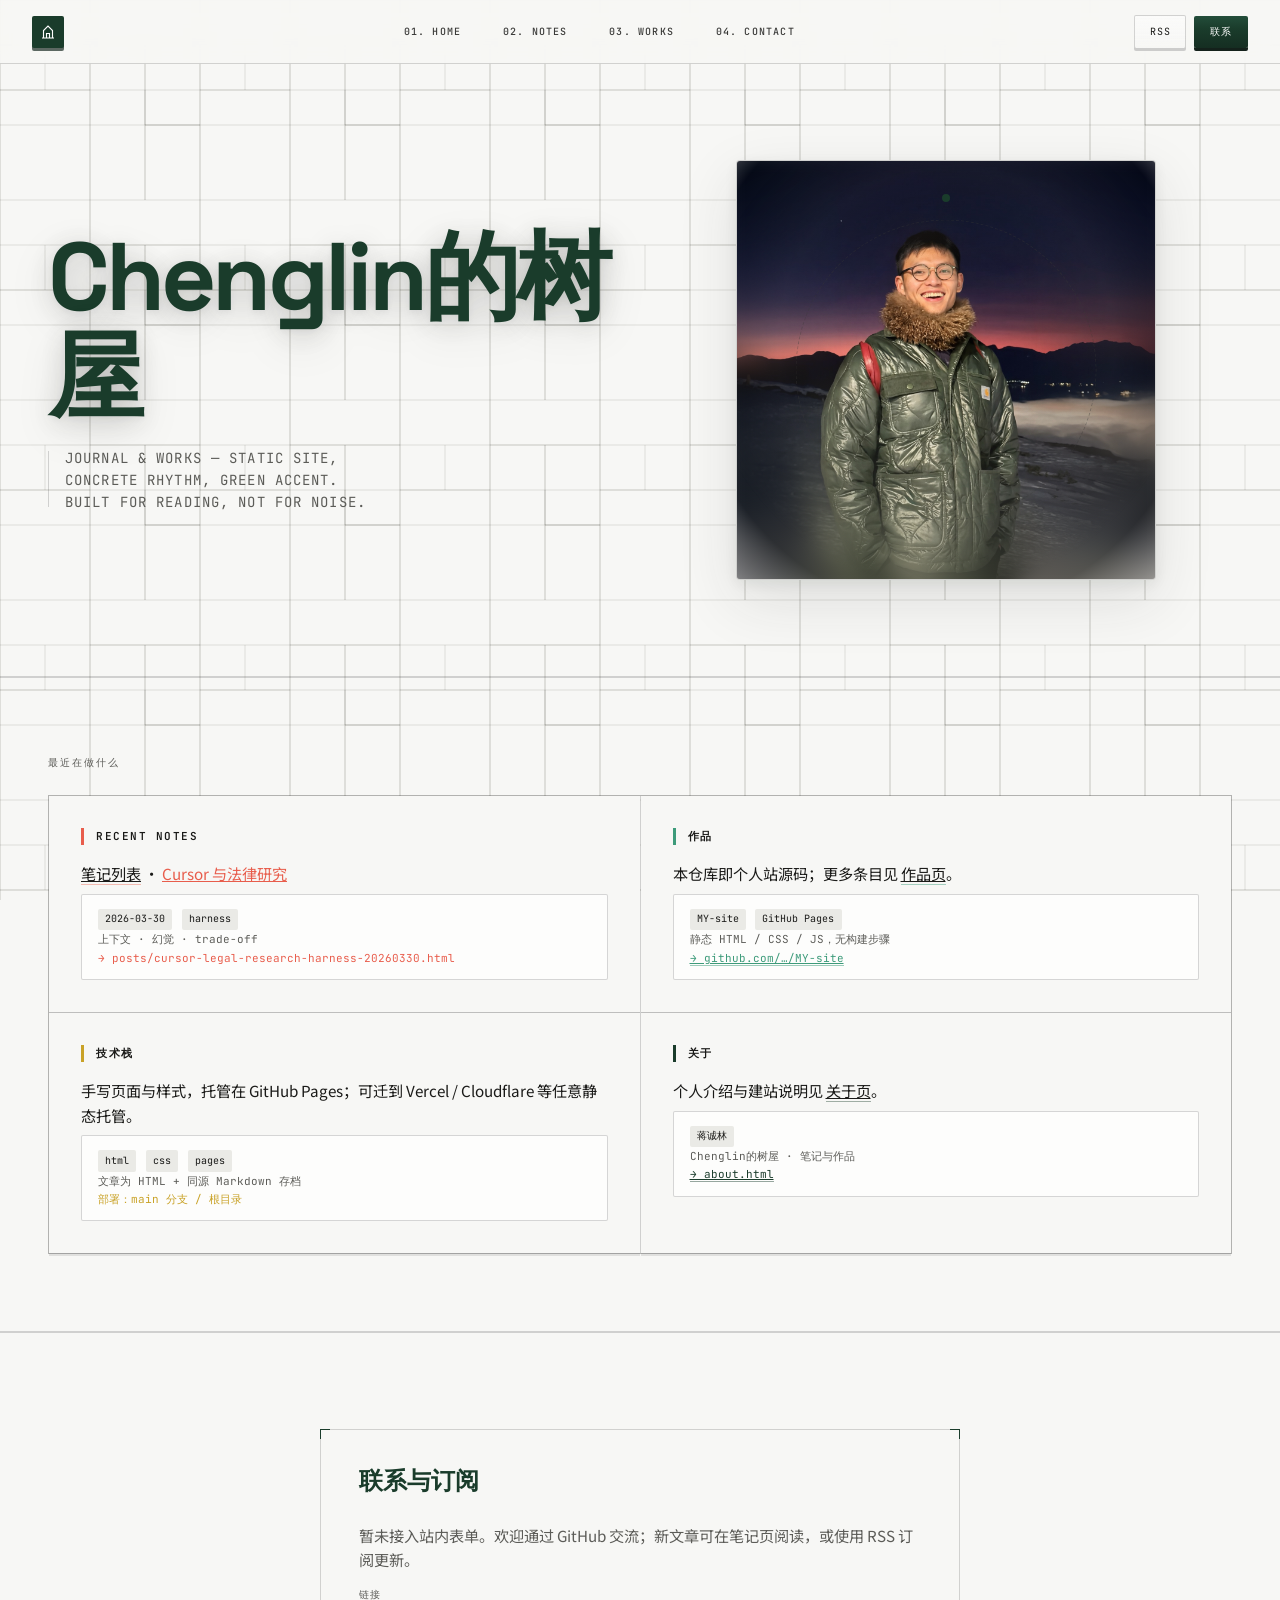
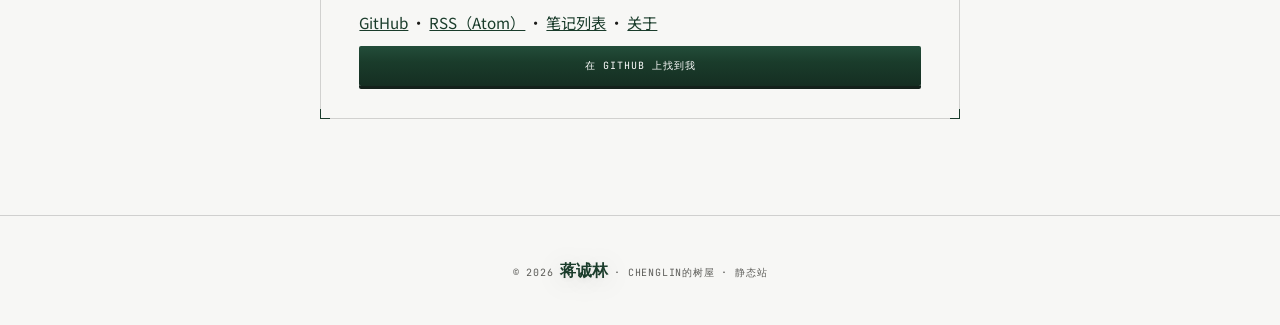
<file: index.html>
<!DOCTYPE html>
<html lang="zh-CN">
  <head>
    <meta charset="utf-8" />
    <meta name="viewport" content="width=device-width, initial-scale=1" />
    <meta http-equiv="Cache-Control" content="no-cache, must-revalidate" />
    <meta http-equiv="Pragma" content="no-cache" />

    <meta name="description" content="蒋诚林（Chenglin）的个人站点 — 技术笔记、法律学习与静态站" />
    <title>Chenglin的树屋 · 蒋诚林</title>
    <link rel="alternate" type="application/atom+xml" title="蒋诚林 · 笔记" href="feed.xml" />
    <link rel="icon" href="data:image/svg+xml,%3Csvg xmlns='http://www.w3.org/2000/svg' viewBox='0 0 32 32'%3E%3Crect width='32' height='32' rx='3' fill='%231a3c2b'/%3E%3Cpath fill='none' stroke='%23f7f7f5' stroke-width='1.5' d='M6 26h20M8 26V14l8-8 8 8v12'/%3E%3Cpath fill='none' stroke='%23f7f7f5' stroke-width='1.5' d='M14 26v-6h4v6'/%3E%3C/svg%3E" />
    <!-- Hero：JPEG 以 data URI 写在 SVG &lt;image&gt; 内（Canvas 可用）；原色 + 中心清晰/边缘虚化叠层 -->
    <link rel="preconnect" href="https://fonts.googleapis.com" />
    <link rel="preconnect" href="https://fonts.gstatic.com" crossorigin />
    <link
      href="https://fonts.googleapis.com/css2?family=JetBrains+Mono:wght@400;500;600&family=Noto+Sans+SC:wght@400;500;600&family=Space+Grotesk:wght@400;500;600;700&display=swap"
      rel="stylesheet"
    />
    <style>
      :root {
        --paper: #f7f7f5;
        --hairline: rgba(58, 58, 56, 0.3);
        --hairline-border: rgba(58, 58, 56, 0.2);
        --forest: #1a3c2b;
        --forest-hover: #143525;
        --ink: #1a1a18;
        --muted: #5c5c58;
        --coral: #e85d4c;
        --mint: #3d9b7a;
        --gold: #c9a227;
        --shadow-brand: 0 4px 28px rgba(42, 42, 40, 0.18),
          0 12px 48px rgba(42, 42, 40, 0.12), 0 2px 8px rgba(0, 0, 0, 0.06);
        --font-mono: "JetBrains Mono", ui-monospace, monospace;
        --font-display: "Space Grotesk", system-ui, sans-serif;
        --font-sc: "Noto Sans SC", "PingFang SC", sans-serif;
        /* 机械感：短促、略「硬」的曲线，像行程开关 */
        --mech-dur: 0.09s;
        --mech-ease: cubic-bezier(0.45, 0, 0.55, 1);
        --mech-depth: 3px;
      }

      *,
      *::before,
      *::after {
        box-sizing: border-box;
      }

      html {
        scroll-behavior: smooth;
      }

      @media (prefers-reduced-motion: reduce) {
        :root {
          --mech-dur: 0.01s;
          --mech-depth: 1px;
        }
      }

      body {
        margin: 0;
        min-height: 100vh;
        color: var(--ink);
        background: var(--paper);
        font-family: var(--font-sc);
        font-size: 1rem;
        line-height: 1.6;
        -webkit-font-smoothing: antialiased;
      }

      /* --- Mosaic background (SVG tile) --- */
      .mosaic-bg {
        position: fixed;
        inset: 0;
        z-index: 0;
        pointer-events: none;
        background-color: var(--paper);
        background-image: url("data:image/svg+xml,%3Csvg xmlns='http://www.w3.org/2000/svg' width='200' height='200' viewBox='0 0 200 200'%3E%3Crect fill='%23F7F7F5' width='200' height='200'/%3E%3Cg fill='none' stroke='%233A3A38' stroke-opacity='0.3' stroke-width='0.5'%3E%3Cpath d='M0 0h90v90H0z M90 0h110v45H90z M90 45h55v155H90z M145 45h55v80h-55z M0 90h90v110H0z M145 125h55v75h-55z'/%3E%3Cpath d='M0 45h90M90 90h110M145 90v35M0 200V0M200 0v200M45 45v45M200 125H0'/%3E%3C/g%3E%3C/svg%3E");
        background-size: 200px 200px;
      }

      .page {
        position: relative;
        z-index: 1;
      }

      /* --- Fixed technical nav --- */
      .tech-header {
        position: fixed;
        top: 0;
        left: 0;
        right: 0;
        z-index: 100;
        display: flex;
        align-items: center;
        justify-content: space-between;
        gap: 1rem;
        min-height: 64px;
        padding: 0 clamp(1rem, 4vw, 2rem);
        background: rgba(247, 247, 245, 0.92);
        backdrop-filter: blur(10px);
        border-bottom: 1px solid var(--hairline-border);
      }

      .logo-box {
        flex-shrink: 0;
        width: 32px;
        height: 32px;
        background: var(--forest);
        display: grid;
        place-items: center;
        border-radius: 2px;
        box-shadow: 0 var(--mech-depth) 0 rgba(10, 28, 20, 0.65);
        transition: transform var(--mech-dur) var(--mech-ease),
          box-shadow var(--mech-dur) var(--mech-ease);
        -webkit-tap-highlight-color: transparent;
      }

      .logo-box:active {
        transform: translateY(var(--mech-depth)) scale(0.94);
        box-shadow: 0 0 0 rgba(10, 28, 20, 0.65);
      }

      .logo-box svg {
        width: 18px;
        height: 18px;
        color: #fff;
      }

      .nav-center {
        flex: 1;
        display: flex;
        justify-content: center;
        flex-wrap: wrap;
        gap: clamp(0.75rem, 2vw, 1.75rem);
      }

      .nav-center a {
        display: inline-block;
        font-family: var(--font-mono) !important;
        font-size: 10px !important;
        font-weight: 500;
        letter-spacing: 0.12em;
        text-transform: uppercase;
        color: var(--ink) !important;
        text-decoration: none !important;
        border: none !important;
        opacity: 0.85;
        padding: 0.35rem 0.5rem;
        border-radius: 2px;
        transition: transform var(--mech-dur) var(--mech-ease),
          box-shadow var(--mech-dur) var(--mech-ease), color 0.15s ease,
          opacity 0.15s ease;
        box-shadow: 0 var(--mech-depth) 0 transparent;
        -webkit-tap-highlight-color: transparent;
      }

      .nav-center a:hover {
        color: var(--forest) !important;
        opacity: 1;
      }

      .nav-center a:active {
        transform: translateY(2px);
        box-shadow: 0 1px 0 rgba(58, 58, 56, 0.25);
        color: var(--forest) !important;
        opacity: 1;
      }

      .nav-actions {
        display: flex;
        align-items: center;
        gap: 0.5rem;
        flex-shrink: 0;
      }

      .nav-actions a.btn-ghost,
      .nav-actions a.btn-forest {
        text-decoration: none !important;
        display: inline-flex;
        align-items: center;
        justify-content: center;
        border-bottom: none !important;
      }

      .btn-ghost {
        font-family: var(--font-mono) !important;
        font-size: 10px !important;
        letter-spacing: 0.1em;
        text-transform: uppercase;
        padding: 0.5rem 0.9rem;
        border: 1px solid var(--hairline-border) !important;
        background: linear-gradient(180deg, rgba(255, 255, 255, 0.5) 0%, rgba(247, 247, 245, 0.2) 100%);
        color: var(--ink) !important;
        cursor: pointer;
        border-radius: 2px;
        box-shadow: 0 var(--mech-depth) 0 rgba(58, 58, 56, 0.22);
        transition: transform var(--mech-dur) var(--mech-ease),
          box-shadow var(--mech-dur) var(--mech-ease),
          border-color 0.15s ease, color 0.15s ease;
        -webkit-tap-highlight-color: transparent;
      }

      .btn-ghost:hover {
        border-color: var(--forest) !important;
        color: var(--forest) !important;
      }

      .btn-ghost:active {
        transform: translateY(var(--mech-depth));
        box-shadow: 0 0 0 rgba(58, 58, 56, 0.22);
      }

      .btn-forest {
        font-family: var(--font-mono) !important;
        font-size: 10px !important;
        letter-spacing: 0.1em;
        text-transform: uppercase;
        padding: 0.5rem 1rem;
        border: none;
        background: linear-gradient(180deg, #234d3a 0%, var(--forest) 40%, #152e22 100%) !important;
        color: #fff !important;
        cursor: pointer;
        border-radius: 2px;
        box-shadow: 0 var(--mech-depth) 0 rgba(8, 22, 16, 0.95);
        transition: transform var(--mech-dur) var(--mech-ease),
          box-shadow var(--mech-dur) var(--mech-ease),
          filter 0.15s ease;
        -webkit-tap-highlight-color: transparent;
      }

      .btn-forest:hover {
        filter: brightness(1.05);
      }

      .btn-forest:active {
        transform: translateY(var(--mech-depth));
        box-shadow: 0 0 0 rgba(8, 22, 16, 0.95);
        filter: brightness(0.96);
      }

      /* --- Section dividers --- */
      .section-rule {
        width: 100%;
        height: 1px;
        background: var(--hairline-border);
        border: none;
        margin: 0;
      }

      main {
        padding-top: 64px;
      }

      /* --- Hero --- */
      .hero-wrap {
        padding: clamp(3rem, 8vw, 6rem) clamp(1rem, 4vw, 3rem);
        border-bottom: 1px solid var(--hairline-border);
      }

      .hero-grid {
        display: grid;
        grid-template-columns: 1fr;
        gap: 2.5rem;
        max-width: 1200px;
        margin: 0 auto;
        align-items: center;
      }

      @media (min-width: 900px) {
        .hero-grid {
          grid-template-columns: 1fr 1fr;
        }
      }

      .hero-brand {
        font-family: var(--font-display) !important;
        font-size: clamp(3rem, 8vw, 6rem) !important;
        font-weight: 700 !important;
        line-height: 1.05 !important;
        letter-spacing: -0.04em !important;
        color: var(--forest) !important;
        margin: 0 0 1.25rem !important;
        /* 灰色阴影：品牌树屋 */
        text-shadow: var(--shadow-brand);
      }

      .hero-sub {
        display: flex;
        gap: 1rem;
        align-items: flex-start;
        max-width: 36ch;
      }

      .hero-sub__line {
        width: 1px;
        min-height: 3.5rem;
        background: var(--hairline-border);
        flex-shrink: 0;
        margin-top: 0.2rem;
      }

      .hero-sub p {
        margin: 0;
        font-family: var(--font-mono) !important;
        font-size: 14px !important;
        line-height: 1.55 !important;
        letter-spacing: 0.08em;
        text-transform: uppercase;
        color: var(--muted) !important;
      }

      .hero-visual {
        aspect-ratio: 1;
        max-width: 420px;
        margin: 0 auto;
        width: 100%;
        border: 1px solid var(--hairline-border);
        background: var(--paper);
        position: relative;
        overflow: hidden;
        border-radius: 4px;
        box-shadow: 0 20px 60px rgba(42, 42, 40, 0.12),
          0 4px 16px rgba(26, 60, 43, 0.08);
      }

      .hero-visual__media {
        position: absolute;
        inset: 0;
        z-index: 0;
      }

      .hero-visual__svg {
        display: block;
        width: 100%;
        height: 100%;
      }

      /* 外层渐变阴影：与 SVG 中心清晰、边缘发虚呼应 */
      .hero-visual__wash {
        position: absolute;
        inset: 0;
        z-index: 1;
        pointer-events: none;
        background: radial-gradient(
          ellipse 78% 82% at 50% 44%,
          rgba(247, 247, 245, 0) 0%,
          rgba(247, 247, 245, 0.08) 52%,
          rgba(26, 60, 43, 0.07) 78%,
          rgba(247, 247, 245, 0.55) 100%
        );
      }

      .hero-visual__orbit {
        position: absolute;
        z-index: 2;
        width: 72%;
        height: 72%;
        left: 50%;
        top: 50%;
        transform: translate(-50%, -50%);
        border: 1px dashed rgba(58, 58, 56, 0.35);
        border-radius: 50%;
        pointer-events: none;
      }

      .hero-visual__dot {
        position: absolute;
        z-index: 3;
        width: 8px;
        height: 8px;
        background: var(--forest);
        border-radius: 50%;
        top: 8%;
        left: 50%;
        transform: translateX(-50%);
        pointer-events: none;
      }

      /* --- Bento --- */
      .bento-section {
        padding: clamp(3rem, 6vw, 5rem) clamp(1rem, 4vw, 3rem);
        border-bottom: 1px solid var(--hairline-border);
      }

      .bento-head {
        font-family: var(--font-mono) !important;
        font-size: 10px !important;
        letter-spacing: 0.2em;
        text-transform: uppercase;
        color: var(--muted) !important;
        margin: 0 0 1.5rem;
        max-width: 1200px;
        margin-left: auto;
        margin-right: auto;
      }

      .bento-grid {
        display: grid;
        grid-template-columns: 1fr;
        gap: 1px;
        max-width: 1200px;
        margin: 0 auto;
        background: var(--hairline-border);
        border: 1px solid var(--hairline-border);
      }

      @media (min-width: 700px) {
        .bento-grid {
          grid-template-columns: 1fr 1fr;
        }
      }

      .bento-cell {
        background: var(--paper);
        padding: 32px;
        min-height: 200px;
        box-shadow: 0 var(--mech-depth) 0 rgba(58, 58, 56, 0.12);
        transition: transform var(--mech-dur) var(--mech-ease),
          box-shadow var(--mech-dur) var(--mech-ease);
        -webkit-tap-highlight-color: transparent;
      }

      .bento-cell:active {
        transform: translateY(2px);
        box-shadow: 0 0 0 rgba(58, 58, 56, 0.12);
      }

      .bento-cell h3 {
        font-family: var(--font-mono) !important;
        font-size: 11px !important;
        font-weight: 600;
        letter-spacing: 0.14em;
        text-transform: uppercase;
        margin: 0 0 1rem;
        padding-left: 0.75rem;
        border-left: 3px solid;
      }

      .bento-cell--coral h3 {
        border-left-color: var(--coral);
      }
      .bento-cell--mint h3 {
        border-left-color: var(--mint);
      }
      .bento-cell--gold h3 {
        border-left-color: var(--gold);
      }
      .bento-cell--forest h3 {
        border-left-color: var(--forest);
      }

      .mockup {
        font-family: var(--font-mono) !important;
        font-size: 11px !important;
        line-height: 1.65 !important;
        color: var(--muted) !important;
        background: rgba(255, 255, 255, 0.7);
        border: 1px solid var(--hairline-border);
        padding: 0.75rem 1rem;
        border-radius: 2px;
        margin-top: 0.5rem;
      }

      .mockup .chip {
        display: inline-block;
        padding: 0.15rem 0.45rem;
        margin: 0.15rem 0.15rem 0 0;
        font-size: 10px !important;
        border-radius: 2px;
        background: #eaeae6;
        color: var(--ink) !important;
      }

      .bento-cell p.lead {
        margin: 0;
        font-size: 0.95rem;
        color: var(--ink);
      }

      /* --- Form CTA --- */
      .form-section {
        padding: clamp(3rem, 8vw, 6rem) 1rem;
        border-bottom: 1px solid var(--hairline-border);
      }

      .form-box {
        position: relative;
        max-width: 640px;
        margin: 0 auto;
        padding: 2rem clamp(1.25rem, 3vw, 2.5rem);
        background: var(--paper);
        border: 1px solid var(--hairline-border);
      }

      .form-box__corner {
        position: absolute;
        width: 10px;
        height: 10px;
        border-color: var(--forest);
        border-style: solid;
      }
      .form-box__corner--tl {
        top: -1px;
        left: -1px;
        border-width: 1px 0 0 1px;
      }
      .form-box__corner--tr {
        top: -1px;
        right: -1px;
        border-width: 1px 1px 0 0;
      }
      .form-box__corner--bl {
        bottom: -1px;
        left: -1px;
        border-width: 0 0 1px 1px;
      }
      .form-box__corner--br {
        bottom: -1px;
        right: -1px;
        border-width: 0 1px 1px 0;
      }

      .form-box h2 {
        font-family: var(--font-display) !important;
        font-size: 1.5rem !important;
        font-weight: 600 !important;
        color: var(--forest) !important;
        margin: 0 0 1.5rem;
      }

      .field {
        margin-bottom: 1.25rem;
      }

      .field label {
        display: block;
        font-family: var(--font-mono) !important;
        font-size: 10px !important;
        letter-spacing: 0.1em;
        text-transform: uppercase;
        color: var(--muted) !important;
        margin-bottom: 0.4rem;
      }

      .field input,
      .field textarea {
        width: 100%;
        font-family: var(--font-sc);
        font-size: 0.95rem;
        padding: 0.65rem 0.75rem;
        border: 1px solid var(--hairline-border);
        background: #fff !important;
        border-radius: 2px;
        box-shadow: inset 0 2px 0 rgba(0, 0, 0, 0.04);
        transition: border-color 0.12s ease, box-shadow 0.12s ease;
      }

      .field input:focus,
      .field textarea:focus {
        outline: none;
        border-color: var(--forest);
        box-shadow: inset 0 2px 0 rgba(26, 60, 43, 0.12),
          0 0 0 1px rgba(26, 60, 43, 0.2);
      }

      .field input:active,
      .field textarea:active {
        box-shadow: inset 0 3px 6px rgba(0, 0, 0, 0.08);
      }

      .field textarea {
        min-height: 120px;
        resize: vertical;
      }

      .site-footer {
        text-align: center;
        padding: 2rem 1rem;
        font-family: var(--font-mono) !important;
        font-size: 10px !important;
        letter-spacing: 0.08em;
        text-transform: uppercase;
        color: var(--muted) !important;
      }

      .site-footer strong {
        font-family: var(--font-display);
        font-size: 1rem;
        letter-spacing: -0.02em;
        text-transform: none;
        color: var(--forest);
        text-shadow: var(--shadow-brand);
        font-weight: 600;
      }
    </style>
  </head>
  <body>
    <div class="mosaic-bg" aria-hidden="true"></div>

    <div class="page">
      <header class="tech-header">
        <a href="index.html#hero" class="logo-box" aria-label="Chenglin的树屋 — 首页">
          <svg viewBox="0 0 24 24" fill="none" stroke="currentColor" stroke-width="1.5">
            <path d="M4 20h16M6 20V10l6-6 6 6v10" />
            <path d="M10 20v-6h4v6" />
          </svg>
        </a>
        <nav class="nav-center" aria-label="主导航">
          <a href="index.html#hero">01. Home</a>
          <a href="blog.html">02. Notes</a>
          <a href="work.html">03. Works</a>
          <a href="index.html#contact">04. Contact</a>
        </nav>
        <div class="nav-actions">
          <a class="btn-ghost" href="feed.xml" title="Atom 订阅">RSS</a>
          <a class="btn-forest" href="index.html#contact">联系</a>
        </div>
      </header>

      <main>
        <section id="hero" class="hero-wrap">
          <div class="hero-grid">
            <div>
              <h1 class="hero-brand">Chenglin的树屋</h1>
              <div class="hero-sub">
                <span class="hero-sub__line" aria-hidden="true"></span>
                <p>
                  Journal &amp; works — static site, concrete rhythm, green
                  accent. Built for reading, not for noise.
                </p>
              </div>
            </div>
            <figure class="hero-visual" aria-label="Chenglin 的树屋 — 肖像">
              <div class="hero-visual__media" aria-hidden="true">
                <svg
                  class="hero-visual__svg"
                  viewBox="0 0 1 1"
                  preserveAspectRatio="xMidYMid slice"
                  xmlns="http://www.w3.org/2000/svg"
                  xmlns:xlink="http://www.w3.org/1999/xlink"
                >
                  <defs>
                    <filter
                      id="hero-edge-blur"
                      x="-35%"
                      y="-35%"
                      width="170%"
                      height="170%"
                      color-interpolation-filters="sRGB"
                    >
                      <feGaussianBlur in="SourceGraphic" stdDeviation="0.032" result="b" />
                    </filter>
                    <radialGradient id="hero-mask-grad" cx="50%" cy="44%" r="58%">
                      <stop offset="0%" stop-color="white" />
                      <stop offset="36%" stop-color="white" />
                      <stop offset="72%" stop-color="#bbbbbb" />
                      <stop offset="100%" stop-color="black" />
                    </radialGradient>
                    <mask id="hero-fade-mask" maskUnits="objectBoundingBox">
                      <rect width="1" height="1" fill="url(#hero-mask-grad)" />
                    </mask>
                    <image
                      id="heroPhotoSrc"
                      href="assets/hero_wechat_embed.jpg"
                      width="1"
                      height="1"
                      preserveAspectRatio="xMidYMid slice"
                      xlink:href="assets/hero_wechat_embed.jpg"
                    />
                  </defs>
                  <g>
                    <use
                      xlink:href="#heroPhotoSrc"
                      transform="translate(0.5 0.44) scale(1.14) translate(-0.5 -0.44)"
                      filter="url(#hero-edge-blur)"
                    />
                    <use xlink:href="#heroPhotoSrc" mask="url(#hero-fade-mask)" />
                  </g>
                </svg>
              </div>
              <div class="hero-visual__wash" aria-hidden="true"></div>
              <div class="hero-visual__orbit" aria-hidden="true"></div>
              <div class="hero-visual__dot" aria-hidden="true"></div>
            </figure>
          </div>
        </section>

        <hr class="section-rule" />

        <section id="features" class="bento-section">
          <p class="bento-head">最近在做什么</p>
          <div class="bento-grid">
            <article class="bento-cell bento-cell--coral">
              <h3>Recent notes</h3>
              <p class="lead">
                <a href="blog.html" style="color: inherit; border-bottom: 1px solid rgba(232, 93, 76, 0.4)"
                  >笔记列表</a
                >
                ·
                <a
                  href="posts/cursor-legal-research-harness-20260330.html"
                  style="color: var(--coral); border-bottom-color: rgba(232, 93, 76, 0.5)"
                  >Cursor 与法律研究</a
                >
              </p>
              <div class="mockup">
                <span class="chip">2026-03-30</span>
                <span class="chip">harness</span><br />
                上下文 · 幻觉 · trade-off<br />
                <span style="color: var(--coral)">→ posts/cursor-legal-research-harness-20260330.html</span>
              </div>
            </article>
            <article class="bento-cell bento-cell--mint">
              <h3>作品</h3>
              <p class="lead">
                本仓库即个人站源码；更多条目见
                <a href="work.html" style="color: inherit; border-bottom: 1px solid rgba(61, 155, 122, 0.45)">作品页</a>。
              </p>
              <div class="mockup">
                <span class="chip">MY-site</span>
                <span class="chip">GitHub Pages</span><br />
                静态 HTML / CSS / JS，无构建步骤<br />
                <a href="https://github.com/l20011116l-sudo/MY-site" style="color: var(--mint); border-bottom: 1px solid rgba(61, 155, 122, 0.5)">→ github.com/…/MY-site</a>
              </div>
            </article>
            <article class="bento-cell bento-cell--gold">
              <h3>技术栈</h3>
              <p class="lead">手写页面与样式，托管在 GitHub Pages；可迁到 Vercel / Cloudflare 等任意静态托管。</p>
              <div class="mockup">
                <span class="chip">html</span>
                <span class="chip">css</span>
                <span class="chip">pages</span><br />
                文章为 HTML + 同源 Markdown 存档<br />
                <span style="color: var(--gold)">部署：main 分支 / 根目录</span>
              </div>
            </article>
            <article class="bento-cell bento-cell--forest">
              <h3>关于</h3>
              <p class="lead">
                个人介绍与建站说明见
                <a href="about.html" style="color: inherit; border-bottom: 1px solid rgba(26, 60, 43, 0.4)">关于页</a>。
              </p>
              <div class="mockup">
                <span class="chip">蒋诚林</span><br />
                Chenglin的树屋 · 笔记与作品<br />
                <a href="about.html" style="color: var(--forest); border-bottom: 1px solid rgba(26, 60, 43, 0.45)">→ about.html</a>
              </div>
            </article>
          </div>
        </section>

        <hr class="section-rule" />

        <section id="contact" class="form-section">
          <div class="form-box">
            <span class="form-box__corner form-box__corner--tl" aria-hidden="true"></span>
            <span class="form-box__corner form-box__corner--tr" aria-hidden="true"></span>
            <span class="form-box__corner form-box__corner--bl" aria-hidden="true"></span>
            <span class="form-box__corner form-box__corner--br" aria-hidden="true"></span>
            <h2>联系与订阅</h2>
            <p style="margin: 0 0 1rem; font-size: 0.95rem; color: var(--muted); line-height: 1.55">
              暂未接入站内表单。欢迎通过 GitHub 交流；新文章可在笔记页阅读，或使用 RSS 订阅更新。
            </p>
            <div class="field" style="margin-bottom: 0.75rem">
              <label>链接</label>
              <p style="margin: 0.35rem 0 0; font-size: 0.95rem">
                <a href="https://github.com/l20011116l-sudo" style="color: var(--forest)">GitHub</a>
                ·
                <a href="feed.xml" style="color: var(--forest)">RSS（Atom）</a>
                ·
                <a href="blog.html" style="color: var(--forest)">笔记列表</a>
                ·
                <a href="about.html" style="color: var(--forest)">关于</a>
              </p>
            </div>
            <a class="btn-forest" href="https://github.com/l20011116l-sudo" style="display: block; width: 100%; padding: 0.75rem; text-align: center; box-sizing: border-box; text-decoration: none; border: none">在 GitHub 上找到我</a>
          </div>
        </section>
      </main>

      <footer class="site-footer">
        <p>
          © <span id="y"></span>
          <strong>蒋诚林</strong> · Chenglin的树屋 · 静态站
        </p>
      </footer>
    </div>

    <script>
      document.getElementById("y").textContent = new Date().getFullYear();
    </script>
  </body>
</html>
</file>
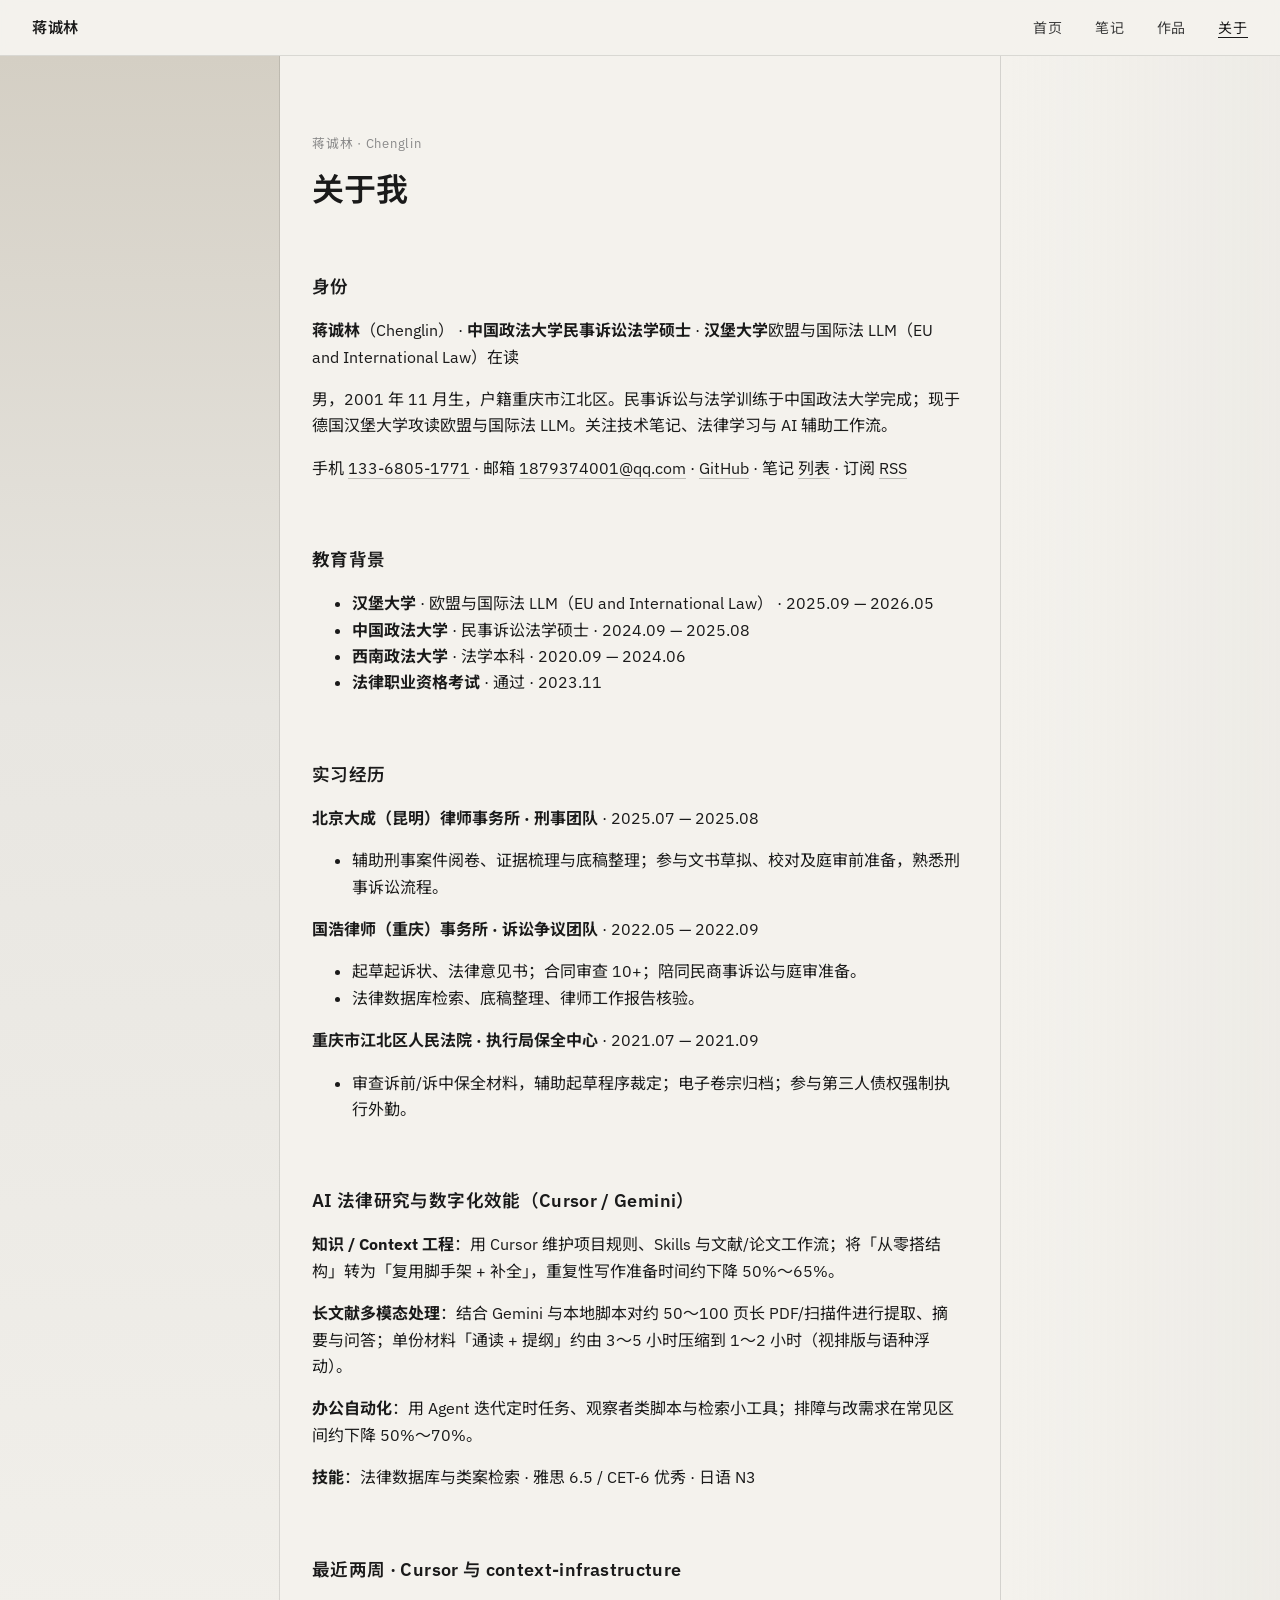
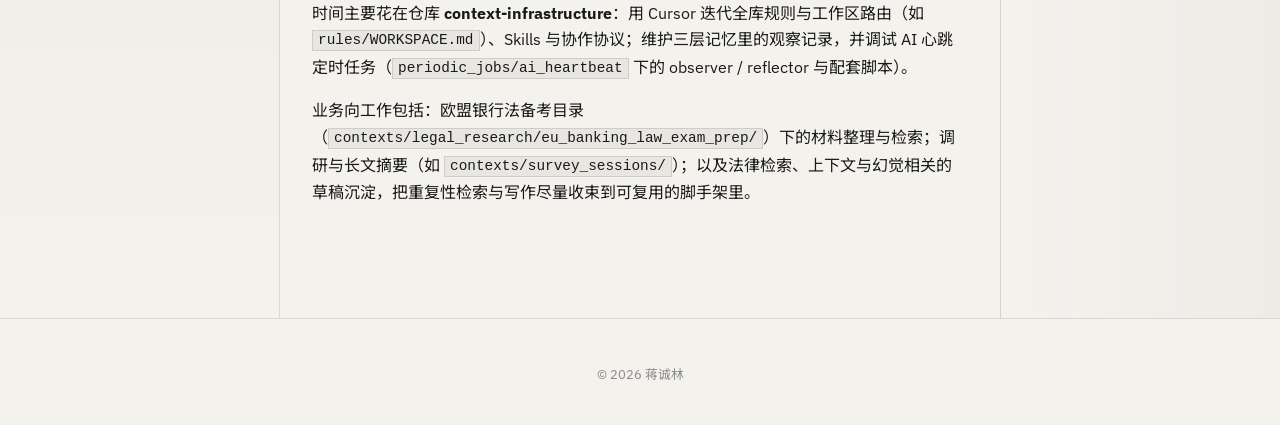
<file: about.html>
<!DOCTYPE html>
<html lang="zh-CN">
  <head>
    <meta charset="utf-8" />
    <meta name="viewport" content="width=device-width, initial-scale=1" />
    <meta http-equiv="Cache-Control" content="no-cache, must-revalidate" />
    <meta http-equiv="Pragma" content="no-cache" />

    <meta
      name="description"
      content="蒋诚林 — 中国政法大学法学硕士；汉堡大学欧盟与国际法 LLM；法律检索、诉讼与 AI 辅助工作流。"
    />
    <title>关于 · 蒋诚林</title>
    <link rel="alternate" type="application/atom+xml" title="蒋诚林 · 笔记" href="feed.xml" />
    <link rel="icon" href="data:image/svg+xml,%3Csvg xmlns='http://www.w3.org/2000/svg' viewBox='0 0 32 32'%3E%3Crect width='32' height='32' rx='3' fill='%231a3c2b'/%3E%3Cpath fill='none' stroke='%23f7f7f5' stroke-width='1.5' d='M6 26h20M8 26V14l8-8 8 8v12'/%3E%3Cpath fill='none' stroke='%23f7f7f5' stroke-width='1.5' d='M14 26v-6h4v6'/%3E%3C/svg%3E" />
    <link rel="preconnect" href="https://fonts.googleapis.com" />
    <link rel="preconnect" href="https://fonts.gstatic.com" crossorigin />
    <link
      href="https://fonts.googleapis.com/css2?family=IBM+Plex+Sans:wght@400;500;600&family=Noto+Sans+SC:wght@400;500;600&display=swap"
      rel="stylesheet"
    />
    <link rel="stylesheet" href="css/style.css?v=3" />
  </head>
  <body>
    <a class="skip-link" href="#main">跳到正文</a>
    <header class="site-header">
      <a class="brand" href="index.html">蒋诚林</a>
      <button
        type="button"
        class="nav-toggle"
        aria-expanded="false"
        aria-controls="site-nav"
      >
        菜单
      </button>
      <nav id="site-nav" class="nav" aria-label="主导航">
        <ul class="nav-list">
          <li><a href="index.html">首页</a></li>
          <li><a href="blog.html">笔记</a></li>
          <li><a href="work.html">作品</a></li>
          <li><a href="about.html" aria-current="page">关于</a></li>
        </ul>
      </nav>
    </header>

    <div class="layout">
      <div class="layout__slit" aria-hidden="true"></div>
      <main id="main" class="layout__main">
        <article class="article">
          <p class="article__meta">蒋诚林 · Chenglin</p>
          <h1 class="article__title">关于我</h1>
          <div class="article__body">
            <h2>身份</h2>
            <p>
              <strong>蒋诚林</strong>（Chenglin） · <strong>中国政法大学民事诉讼法学硕士</strong> ·
              <strong>汉堡大学</strong>欧盟与国际法 LLM（EU and International Law）在读
            </p>
            <p>
              男，2001 年 11 月生，户籍重庆市江北区。民事诉讼与法学训练于中国政法大学完成；现于德国汉堡大学攻读欧盟与国际法
              LLM。关注技术笔记、法律学习与 AI 辅助工作流。
            </p>
            <p>
              手机 <a href="tel:+8613368051771">133-6805-1771</a> · 邮箱
              <a href="mailto:1879374001@qq.com">1879374001@qq.com</a>
              · <a href="https://github.com/l20011116l-sudo">GitHub</a>
              · 笔记 <a href="blog.html">列表</a> · 订阅
              <a href="feed.xml">RSS</a>
            </p>

            <h2>教育背景</h2>
            <ul>
              <li>
                <strong>汉堡大学</strong> · 欧盟与国际法 LLM（EU and International Law） · 2025.09 — 2026.05
              </li>
              <li>
                <strong>中国政法大学</strong> · 民事诉讼法学硕士 · 2024.09 — 2025.08
              </li>
              <li><strong>西南政法大学</strong> · 法学本科 · 2020.09 — 2024.06</li>
              <li><strong>法律职业资格考试</strong> · 通过 · 2023.11</li>
            </ul>

            <h2>实习经历</h2>
            <p><strong>北京大成（昆明）律师事务所 · 刑事团队</strong> · 2025.07 — 2025.08</p>
            <ul>
              <li>辅助刑事案件阅卷、证据梳理与底稿整理；参与文书草拟、校对及庭审前准备，熟悉刑事诉讼流程。</li>
            </ul>
            <p><strong>国浩律师（重庆）事务所 · 诉讼争议团队</strong> · 2022.05 — 2022.09</p>
            <ul>
              <li>起草起诉状、法律意见书；合同审查 10+；陪同民商事诉讼与庭审准备。</li>
              <li>法律数据库检索、底稿整理、律师工作报告核验。</li>
            </ul>
            <p><strong>重庆市江北区人民法院 · 执行局保全中心</strong> · 2021.07 — 2021.09</p>
            <ul>
              <li>审查诉前/诉中保全材料，辅助起草程序裁定；电子卷宗归档；参与第三人债权强制执行外勤。</li>
            </ul>

            <h2>AI 法律研究与数字化效能（Cursor / Gemini）</h2>
            <p>
              <strong>知识 / Context 工程</strong>：用 Cursor 维护项目规则、Skills
              与文献/论文工作流；将「从零搭结构」转为「复用脚手架 + 补全」，重复性写作准备时间约下降 50%～65%。
            </p>
            <p>
              <strong>长文献多模态处理</strong>：结合 Gemini
              与本地脚本对约 50～100 页长 PDF/扫描件进行提取、摘要与问答；单份材料「通读 + 提纲」约由 3～5
              小时压缩到 1～2 小时（视排版与语种浮动）。
            </p>
            <p>
              <strong>办公自动化</strong>：用 Agent 迭代定时任务、观察者类脚本与检索小工具；排障与改需求在常见区间约下降
              50%～70%。
            </p>
            <p>
              <strong>技能</strong>：法律数据库与类案检索 · 雅思 6.5 / CET-6 优秀 · 日语 N3
            </p>

            <h2>最近两周 · Cursor 与 context-infrastructure</h2>
            <p>
              时间主要花在仓库 <strong>context-infrastructure</strong>：用 Cursor 迭代全库规则与工作区路由（如
              <code>rules/WORKSPACE.md</code>）、Skills 与协作协议；维护三层记忆里的观察记录，并调试 AI 心跳定时任务（<code>periodic_jobs/ai_heartbeat</code> 下的
              observer / reflector 与配套脚本）。
            </p>
            <p>
              业务向工作包括：欧盟银行法备考目录（<code>contexts/legal_research/eu_banking_law_exam_prep/</code>）下的材料整理与检索；调研与长文摘要（如
              <code>contexts/survey_sessions/</code>）；以及法律检索、上下文与幻觉相关的草稿沉淀，把重复性检索与写作尽量收束到可复用的脚手架里。
            </p>
          </div>
        </article>
      </main>
      <div class="layout__rail" aria-hidden="true"></div>
    </div>

    <footer class="site-footer">
      <p>© <span id="y"></span> 蒋诚林</p>
    </footer>
    <script>
      document.getElementById("y").textContent = new Date().getFullYear();
    </script>
    <script src="js/main.js?v=3" defer></script>
  </body>
</html>
</file>
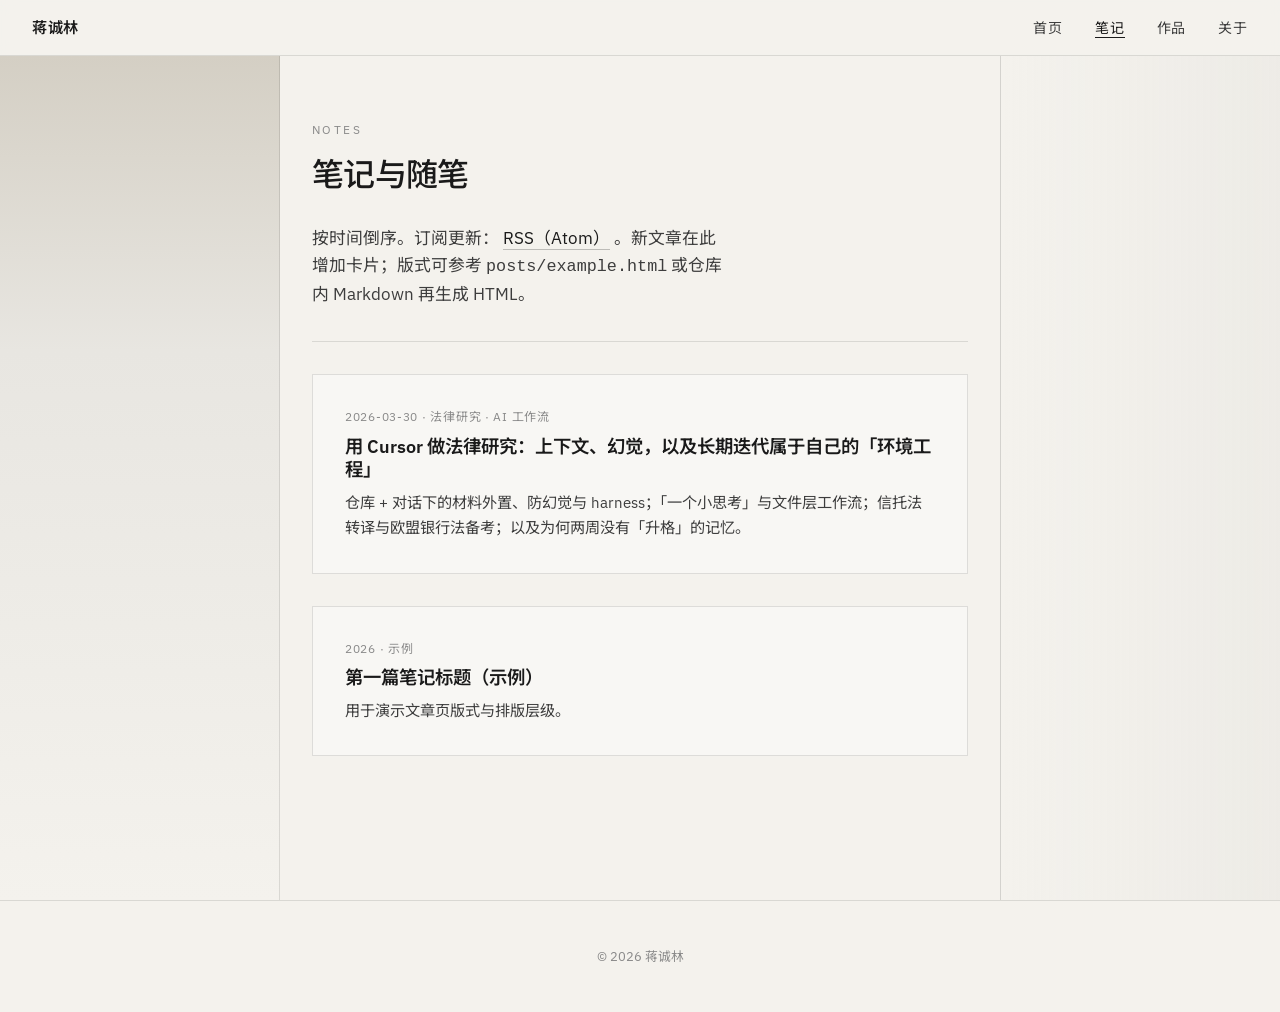
<file: blog.html>
<!DOCTYPE html>
<html lang="zh-CN">
  <head>
    <meta charset="utf-8" />
    <meta name="viewport" content="width=device-width, initial-scale=1" />
    <meta http-equiv="Cache-Control" content="no-cache, must-revalidate" />
    <meta http-equiv="Pragma" content="no-cache" />

    <meta name="description" content="技术笔记与随笔列表" />
    <title>笔记 · 蒋诚林</title>
    <link rel="alternate" type="application/atom+xml" title="蒋诚林 · 笔记" href="feed.xml" />
    <link rel="icon" href="data:image/svg+xml,%3Csvg xmlns='http://www.w3.org/2000/svg' viewBox='0 0 32 32'%3E%3Crect width='32' height='32' rx='3' fill='%231a3c2b'/%3E%3Cpath fill='none' stroke='%23f7f7f5' stroke-width='1.5' d='M6 26h20M8 26V14l8-8 8 8v12'/%3E%3Cpath fill='none' stroke='%23f7f7f5' stroke-width='1.5' d='M14 26v-6h4v6'/%3E%3C/svg%3E" />
    <link rel="preconnect" href="https://fonts.googleapis.com" />
    <link rel="preconnect" href="https://fonts.gstatic.com" crossorigin />
    <link
      href="https://fonts.googleapis.com/css2?family=IBM+Plex+Sans:wght@400;500;600&family=Noto+Sans+SC:wght@400;500;600&display=swap"
      rel="stylesheet"
    />
    <link rel="stylesheet" href="css/style.css?v=3" />
  </head>
  <body>
    <a class="skip-link" href="#main">跳到正文</a>
    <header class="site-header">
      <a class="brand" href="index.html">蒋诚林</a>
      <button
        type="button"
        class="nav-toggle"
        aria-expanded="false"
        aria-controls="site-nav"
      >
        菜单
      </button>
      <nav id="site-nav" class="nav" aria-label="主导航">
        <ul class="nav-list">
          <li><a href="index.html">首页</a></li>
          <li><a href="blog.html" aria-current="page">笔记</a></li>
          <li><a href="work.html">作品</a></li>
          <li><a href="about.html">关于</a></li>
        </ul>
      </nav>
    </header>

    <div class="layout">
      <div class="layout__slit" aria-hidden="true"></div>
      <main id="main" class="layout__main">
        <header class="hero" style="padding-bottom: var(--space-md); margin-bottom: var(--space-md)">
          <p class="hero__label">Notes</p>
          <h1 class="hero__title" style="font-size: clamp(1.5rem, 3vw, 2rem)">
            笔记与随笔
          </h1>
          <p class="hero__lead">
            按时间倒序。订阅更新：
            <a href="feed.xml">RSS（Atom）</a>
            。新文章在此增加卡片；版式可参考 <code>posts/example.html</code> 或仓库内 Markdown 再生成 HTML。
          </p>
        </header>

        <ul class="card-grid" style="list-style: none; padding: 0; margin: 0">
          <li class="card">
            <p class="card__meta">2026-03-30 · 法律研究 · AI 工作流</p>
            <h2 class="card__title">
              <a href="posts/cursor-legal-research-harness-20260330.html"
                >用 Cursor 做法律研究：上下文、幻觉，以及长期迭代属于自己的「环境工程」</a
              >
            </h2>
            <p class="card__excerpt">
              仓库 + 对话下的材料外置、防幻觉与 harness；「一个小思考」与文件层工作流；信托法转译与欧盟银行法备考；以及为何两周没有「升格」的记忆。
            </p>
          </li>
          <li class="card">
            <p class="card__meta">2026 · 示例</p>
            <h2 class="card__title">
              <a href="posts/example.html">第一篇笔记标题（示例）</a>
            </h2>
            <p class="card__excerpt">用于演示文章页版式与排版层级。</p>
          </li>
        </ul>
      </main>
      <div class="layout__rail" aria-hidden="true"></div>
    </div>

    <footer class="site-footer">
      <p>© <span id="y"></span> 蒋诚林</p>
    </footer>
    <script>
      document.getElementById("y").textContent = new Date().getFullYear();
    </script>
    <script src="js/main.js?v=3" defer></script>
  </body>
</html>
</file>
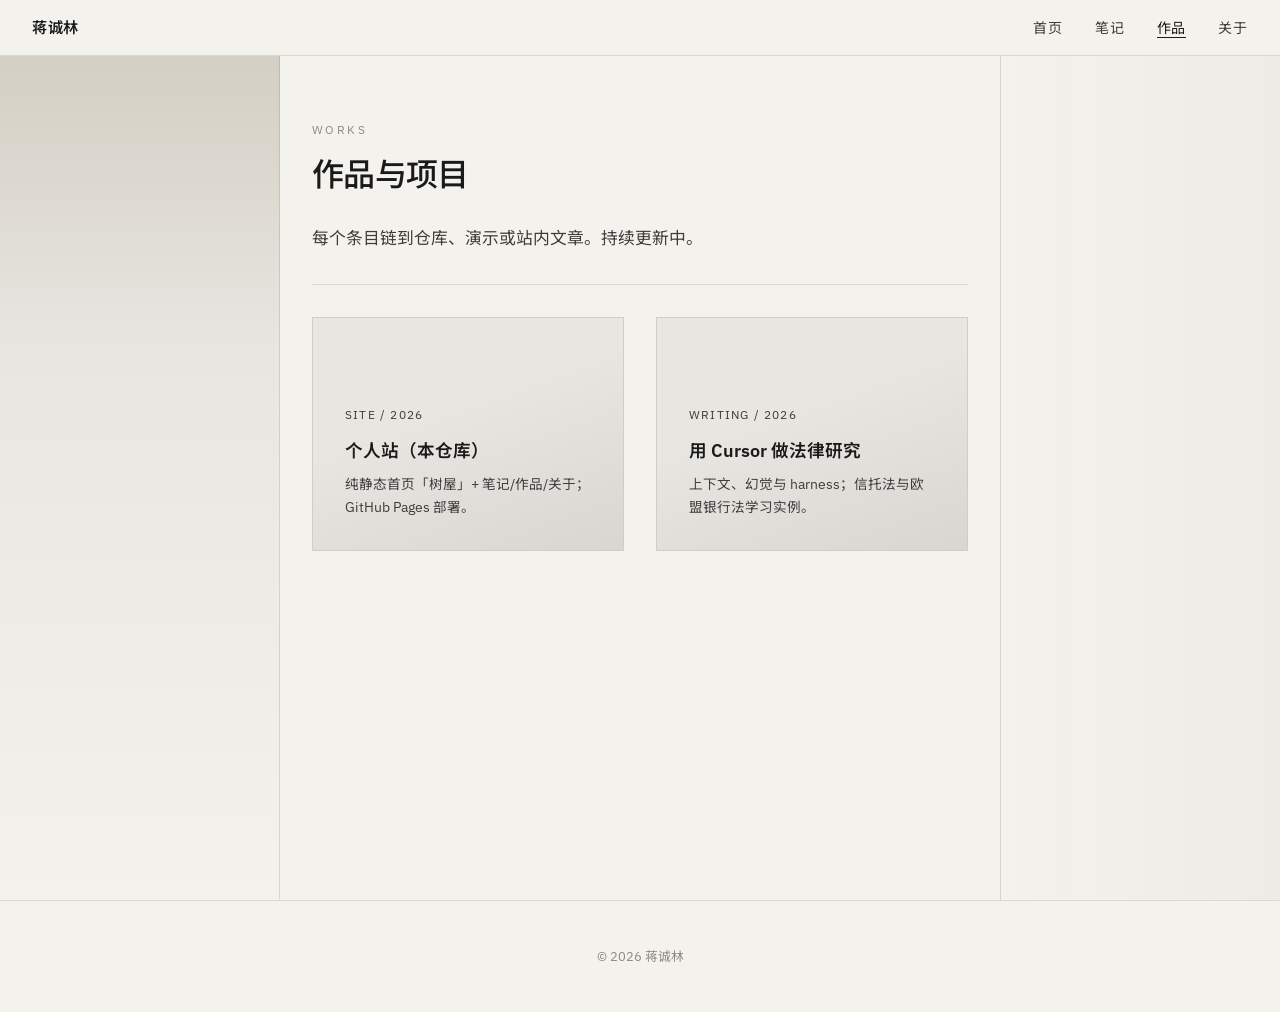
<file: work.html>
<!DOCTYPE html>
<html lang="zh-CN">
  <head>
    <meta charset="utf-8" />
    <meta name="viewport" content="width=device-width, initial-scale=1" />
    <meta http-equiv="Cache-Control" content="no-cache, must-revalidate" />
    <meta http-equiv="Pragma" content="no-cache" />

    <meta name="description" content="作品与项目 — 蒋诚林" />
    <title>作品 · 蒋诚林</title>
    <link rel="alternate" type="application/atom+xml" title="蒋诚林 · 笔记" href="feed.xml" />
    <link rel="icon" href="data:image/svg+xml,%3Csvg xmlns='http://www.w3.org/2000/svg' viewBox='0 0 32 32'%3E%3Crect width='32' height='32' rx='3' fill='%231a3c2b'/%3E%3Cpath fill='none' stroke='%23f7f7f5' stroke-width='1.5' d='M6 26h20M8 26V14l8-8 8 8v12'/%3E%3Cpath fill='none' stroke='%23f7f7f5' stroke-width='1.5' d='M14 26v-6h4v6'/%3E%3C/svg%3E" />
    <link rel="preconnect" href="https://fonts.googleapis.com" />
    <link rel="preconnect" href="https://fonts.gstatic.com" crossorigin />
    <link
      href="https://fonts.googleapis.com/css2?family=IBM+Plex+Sans:wght@400;500;600&family=Noto+Sans+SC:wght@400;500;600&display=swap"
      rel="stylesheet"
    />
    <link rel="stylesheet" href="css/style.css?v=3" />
  </head>
  <body>
    <a class="skip-link" href="#main">跳到正文</a>
    <header class="site-header">
      <a class="brand" href="index.html">蒋诚林</a>
      <button
        type="button"
        class="nav-toggle"
        aria-expanded="false"
        aria-controls="site-nav"
      >
        菜单
      </button>
      <nav id="site-nav" class="nav" aria-label="主导航">
        <ul class="nav-list">
          <li><a href="index.html">首页</a></li>
          <li><a href="blog.html">笔记</a></li>
          <li><a href="work.html" aria-current="page">作品</a></li>
          <li><a href="about.html">关于</a></li>
        </ul>
      </nav>
    </header>

    <div class="layout">
      <div class="layout__slit" aria-hidden="true"></div>
      <main id="main" class="layout__main">
        <header class="hero" style="padding-bottom: var(--space-md); margin-bottom: var(--space-md)">
          <p class="hero__label">Works</p>
          <h1 class="hero__title" style="font-size: clamp(1.5rem, 3vw, 2rem)">
            作品与项目
          </h1>
          <p class="hero__lead">
            每个条目链到仓库、演示或站内文章。持续更新中。
          </p>
        </header>

        <div class="work-grid">
          <a href="https://github.com/l20011116l-sudo/MY-site" class="work-tile" style="text-decoration: none; color: inherit">
            <div>
              <p class="work-tile__label">Site / 2026</p>
              <p class="work-tile__name">个人站（本仓库）</p>
              <p style="margin: 0.5rem 0 0; font-size: 0.85rem; color: var(--concrete-dark); position: relative">
                纯静态首页「树屋」+ 笔记/作品/关于；GitHub Pages 部署。
              </p>
            </div>
          </a>
          <a href="posts/cursor-legal-research-harness-20260330.html" class="work-tile" style="text-decoration: none; color: inherit">
            <div>
              <p class="work-tile__label">Writing / 2026</p>
              <p class="work-tile__name">用 Cursor 做法律研究</p>
              <p style="margin: 0.5rem 0 0; font-size: 0.85rem; color: var(--concrete-dark); position: relative">
                上下文、幻觉与 harness；信托法与欧盟银行法学习实例。
              </p>
            </div>
          </a>
        </div>
      </main>
      <div class="layout__rail" aria-hidden="true"></div>
    </div>

    <footer class="site-footer">
      <p>© <span id="y"></span> 蒋诚林</p>
    </footer>
    <script>
      document.getElementById("y").textContent = new Date().getFullYear();
    </script>
    <script src="js/main.js?v=3" defer></script>
  </body>
</html>
</file>
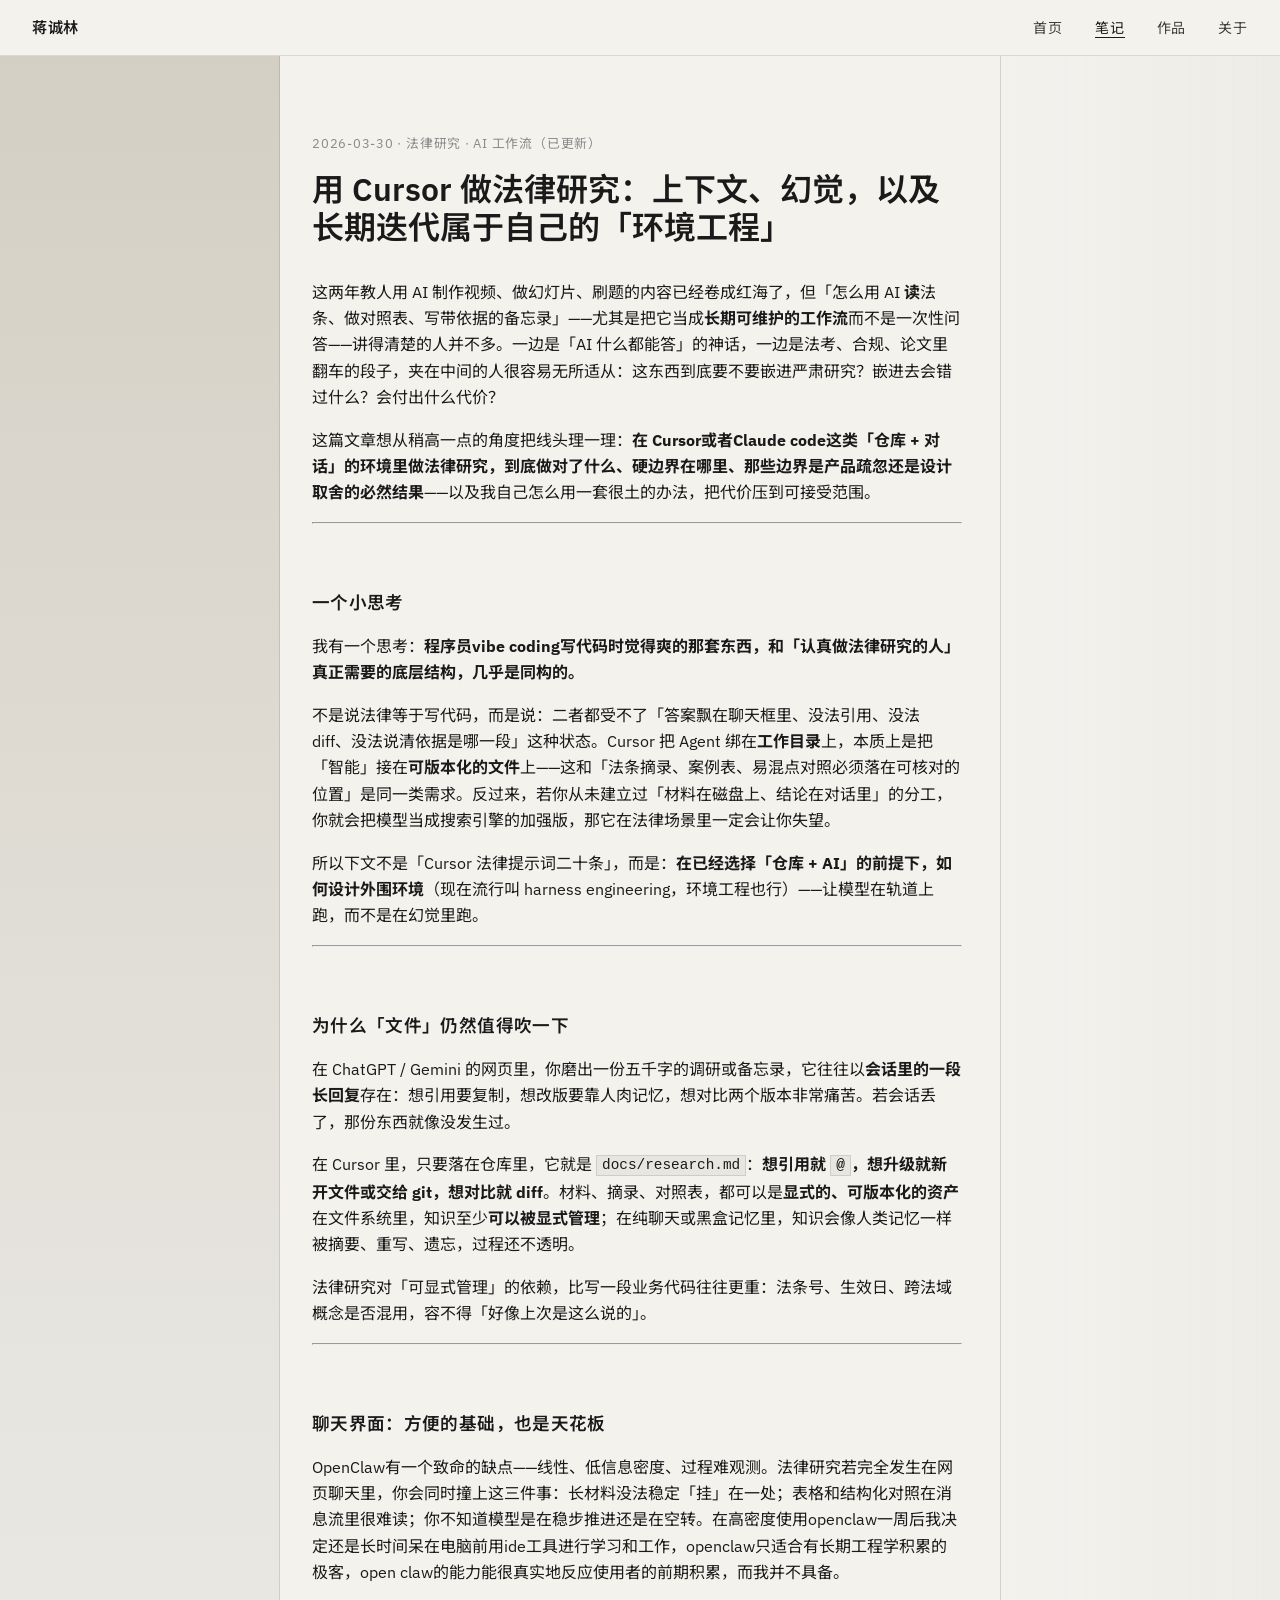
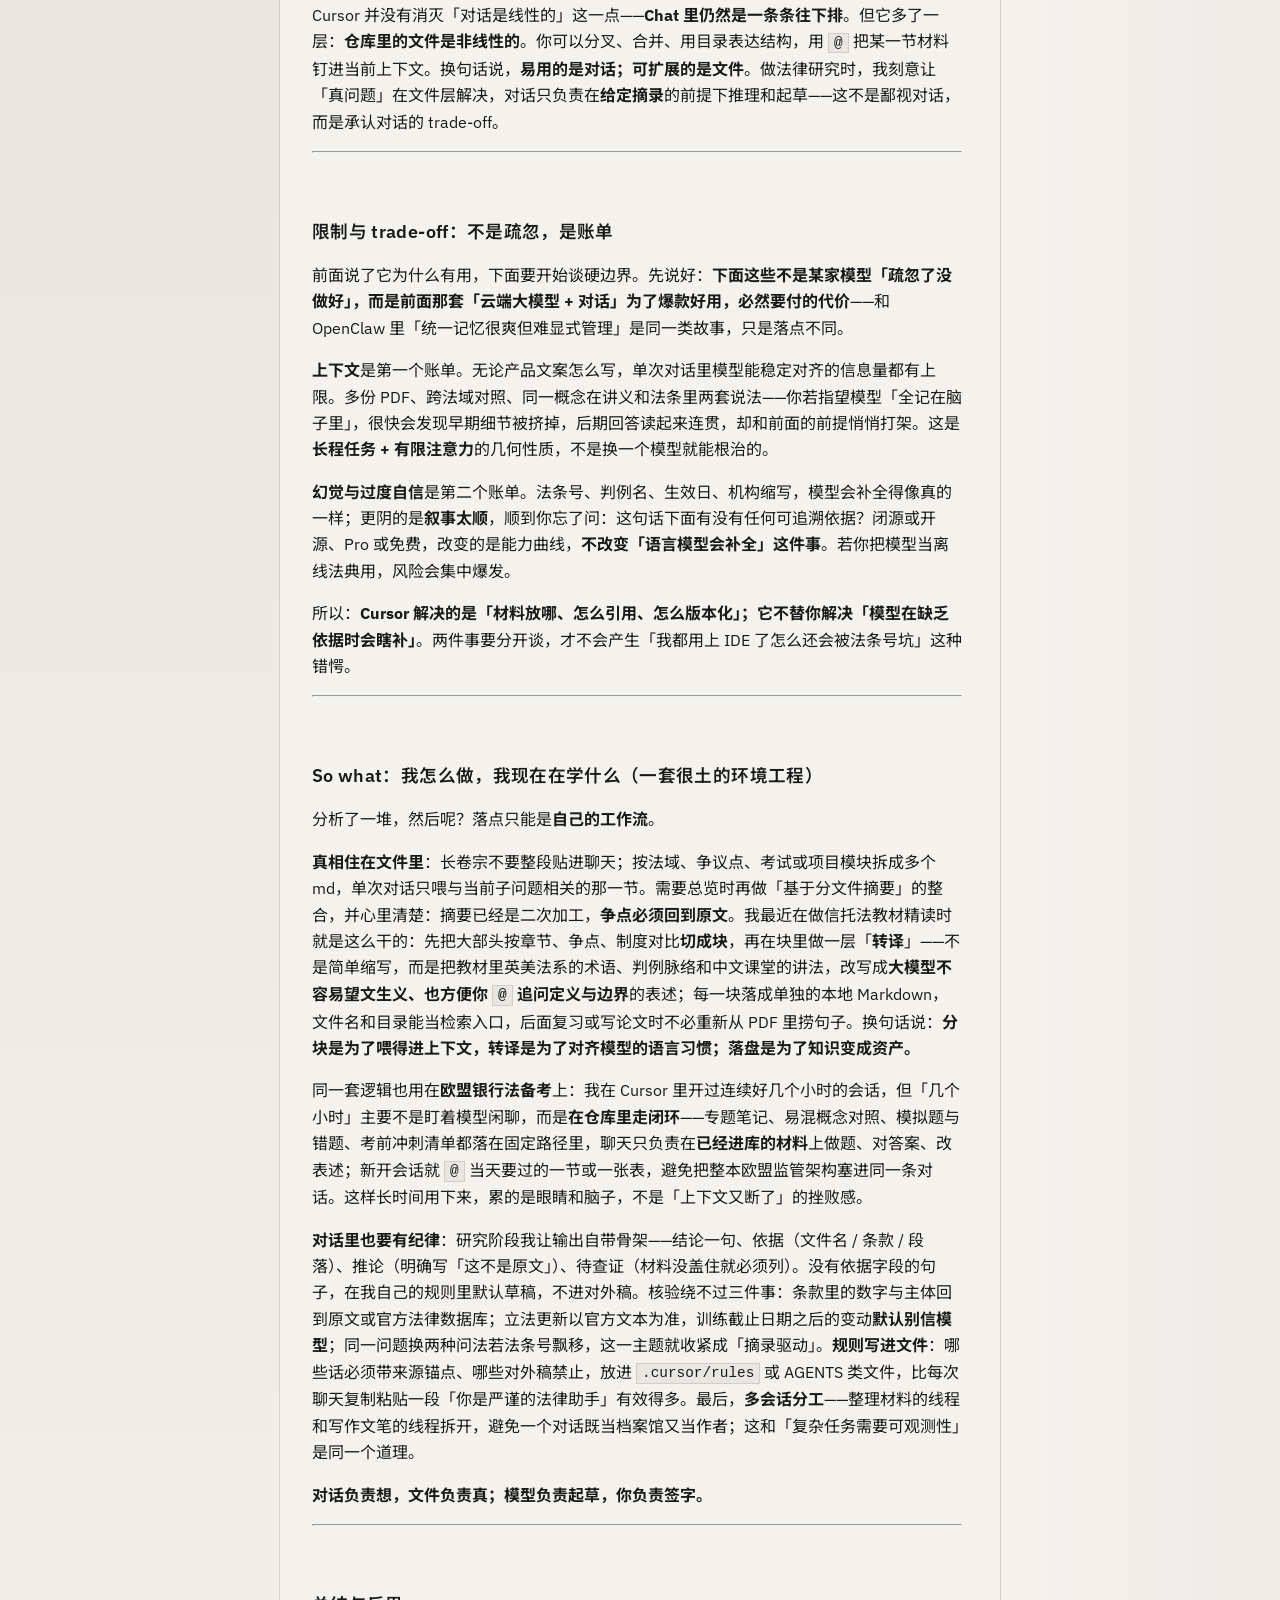
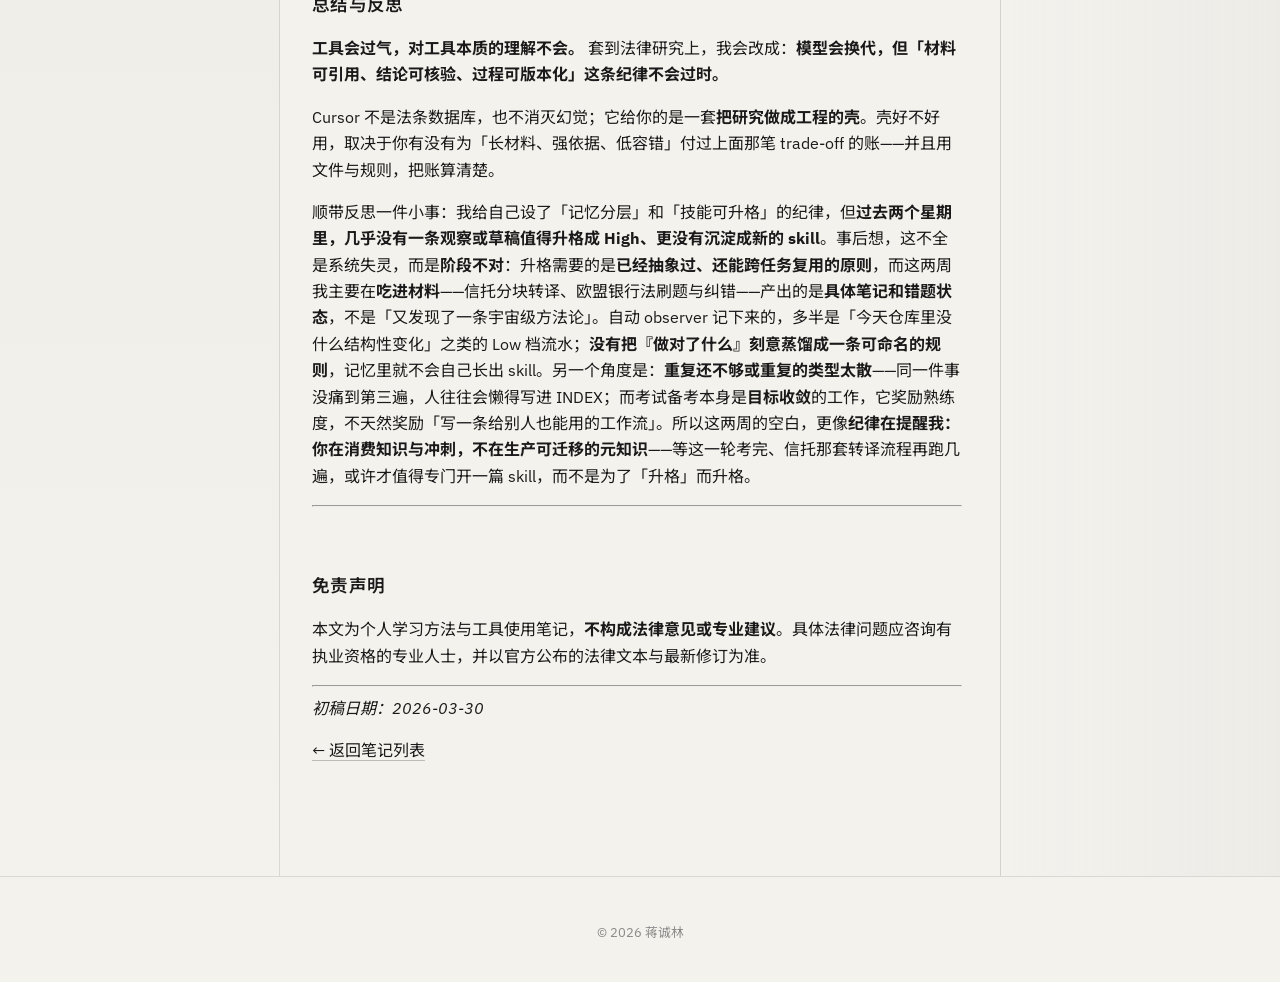
<file: posts/cursor-legal-research-harness-20260330.html>
<!DOCTYPE html>
<html lang="zh-CN">
  <head>
    <meta charset="utf-8" />
    <meta name="viewport" content="width=device-width, initial-scale=1" />
    <meta http-equiv="Cache-Control" content="no-cache, must-revalidate" />
    <meta http-equiv="Pragma" content="no-cache" />

    <meta name="description" content="在「仓库 + 对话」里做法律研究：文件当真相、对话当推理；上下文与幻觉是产品设计 trade-off 的账单，以及如何用环境工程（harness）把代价压到可控。" />
    <meta property="og:title" content="用 Cursor 做法律研究：上下文、幻觉，以及长期迭代属于自己的「环境工程」" />
    <meta property="og:description" content="在「仓库 + 对话」里做法律研究：文件当真相、对话当推理；上下文与幻觉是产品设计 trade-off 的账单，以及如何用环境工程（harness）把代价压到可控。" />
    <meta property="og:type" content="article" />
    <meta property="article:published_time" content="2026-03-30" />
    <meta property="article:modified_time" content="2026-03-30" />
    <title>用 Cursor 做法律研究：上下文、幻觉，以及长期迭代属于自己的「环境工程」 · 蒋诚林</title>
    <link rel="preconnect" href="https://fonts.googleapis.com" />
    <link rel="preconnect" href="https://fonts.gstatic.com" crossorigin />
    <link
      href="https://fonts.googleapis.com/css2?family=IBM+Plex+Sans:wght@400;500;600&family=Noto+Sans+SC:wght@400;500;600&display=swap"
      rel="stylesheet"
    />
    <link rel="stylesheet" href="../css/style.css?v=4" />
  </head>
  <body>
    <a class="skip-link" href="#main">跳到正文</a>
    <header class="site-header">
      <a class="brand" href="../index.html">蒋诚林</a>
      <button
        type="button"
        class="nav-toggle"
        aria-expanded="false"
        aria-controls="site-nav"
      >
        菜单
      </button>
      <nav id="site-nav" class="nav" aria-label="主导航">
        <ul class="nav-list">
          <li><a href="../index.html">首页</a></li>
          <li><a href="../blog.html" aria-current="page">笔记</a></li>
          <li><a href="../work.html">作品</a></li>
          <li><a href="../about.html">关于</a></li>
        </ul>
      </nav>
    </header>

    <div class="layout">
      <div class="layout__slit" aria-hidden="true"></div>
      <main id="main" class="layout__main">
        <article class="article">
          <p class="article__meta">2026-03-30 · 法律研究 · AI 工作流（已更新）</p>
          <h1 class="article__title">用 Cursor 做法律研究：上下文、幻觉，以及长期迭代属于自己的「环境工程」</h1>
          <div class="article__body">
<p>这两年教人用 AI 制作视频、做幻灯片、刷题的内容已经卷成红海了，但「怎么用 AI <strong>读</strong>法条、做对照表、写带依据的备忘录」——尤其是把它当成<strong>长期可维护的工作流</strong>而不是一次性问答——讲得清楚的人并不多。一边是「AI 什么都能答」的神话，一边是法考、合规、论文里翻车的段子，夹在中间的人很容易无所适从：这东西到底要不要嵌进严肃研究？嵌进去会错过什么？会付出什么代价？</p>
<p>这篇文章想从稍高一点的角度把线头理一理：<strong>在 Cursor或者Claude code这类「仓库 + 对话」的环境里做法律研究，到底做对了什么、硬边界在哪里、那些边界是产品疏忽还是设计取舍的必然结果</strong>——以及我自己怎么用一套很土的办法，把代价压到可接受范围。</p>
<hr />
<h2 id="一个小思考">一个小思考</h2>
<p>我有一个思考：<strong>程序员vibe coding写代码时觉得爽的那套东西，和「认真做法律研究的人」真正需要的底层结构，几乎是同构的。</strong></p>
<p>不是说法律等于写代码，而是说：二者都受不了「答案飘在聊天框里、没法引用、没法 diff、没法说清依据是哪一段」这种状态。Cursor 把 Agent 绑在<strong>工作目录</strong>上，本质上是把「智能」接在<strong>可版本化的文件</strong>上——这和「法条摘录、案例表、易混点对照必须落在可核对的位置」是同一类需求。反过来，若你从未建立过「材料在磁盘上、结论在对话里」的分工，你就会把模型当成搜索引擎的加强版，那它在法律场景里一定会让你失望。</p>
<p>所以下文不是「Cursor 法律提示词二十条」，而是：<strong>在已经选择「仓库 + AI」的前提下，如何设计外围环境</strong>（现在流行叫 harness engineering，环境工程也行）——让模型在轨道上跑，而不是在幻觉里跑。</p>
<hr />
<h2 id="为什么文件仍然值得吹一下">为什么「文件」仍然值得吹一下</h2>
<p>在 ChatGPT / Gemini 的网页里，你磨出一份五千字的调研或备忘录，它往往以<strong>会话里的一段长回复</strong>存在：想引用要复制，想改版要靠人肉记忆，想对比两个版本非常痛苦。若会话丢了，那份东西就像没发生过。</p>
<p>在 Cursor 里，只要落在仓库里，它就是 <code>docs/research.md</code>：<strong>想引用就 <code>@</code>，想升级就新开文件或交给 git，想对比就 diff</strong>。材料、摘录、对照表，都可以是<strong>显式的、可版本化的资产</strong>在文件系统里，知识至少<strong>可以被显式管理</strong>；在纯聊天或黑盒记忆里，知识会像人类记忆一样被摘要、重写、遗忘，过程还不透明。</p>
<p>法律研究对「可显式管理」的依赖，比写一段业务代码往往更重：法条号、生效日、跨法域概念是否混用，容不得「好像上次是这么说的」。</p>
<hr />
<h2 id="聊天界面方便的基础也是天花板">聊天界面：方便的基础，也是天花板</h2>
<p>OpenClaw有一个致命的缺点——线性、低信息密度、过程难观测。法律研究若完全发生在网页聊天里，你会同时撞上这三件事：长材料没法稳定「挂」在一处；表格和结构化对照在消息流里很难读；你不知道模型是在稳步推进还是在空转。在高密度使用openclaw一周后我决定还是长时间呆在电脑前用ide工具进行学习和工作，openclaw只适合有长期工程学积累的极客，open claw的能力能很真实地反应使用者的前期积累，而我并不具备。</p>
<p>Cursor 并没有消灭「对话是线性的」这一点——<strong>Chat 里仍然是一条条往下排</strong>。但它多了一层：<strong>仓库里的文件是非线性的</strong>。你可以分叉、合并、用目录表达结构，用 <code>@</code> 把某一节材料钉进当前上下文。换句话说，<strong>易用的是对话；可扩展的是文件</strong>。做法律研究时，我刻意让「真问题」在文件层解决，对话只负责在<strong>给定摘录</strong>的前提下推理和起草——这不是鄙视对话，而是承认对话的 trade-off。</p>
<hr />
<h2 id="限制与-trade-off不是疏忽是账单">限制与 trade-off：不是疏忽，是账单</h2>
<p>前面说了它为什么有用，下面要开始谈硬边界。先说好：<strong>下面这些不是某家模型「疏忽了没做好」，而是前面那套「云端大模型 + 对话」为了爆款好用，必然要付的代价</strong>——和 OpenClaw 里「统一记忆很爽但难显式管理」是同一类故事，只是落点不同。</p>
<p><strong>上下文</strong>是第一个账单。无论产品文案怎么写，单次对话里模型能稳定对齐的信息量都有上限。多份 PDF、跨法域对照、同一概念在讲义和法条里两套说法——你若指望模型「全记在脑子里」，很快会发现早期细节被挤掉，后期回答读起来连贯，却和前面的前提悄悄打架。这是<strong>长程任务 + 有限注意力</strong>的几何性质，不是换一个模型就能根治的。</p>
<p><strong>幻觉与过度自信</strong>是第二个账单。法条号、判例名、生效日、机构缩写，模型会补全得像真的一样；更阴的是<strong>叙事太顺</strong>，顺到你忘了问：这句话下面有没有任何可追溯依据？闭源或开源、Pro 或免费，改变的是能力曲线，<strong>不改变「语言模型会补全」这件事</strong>。若你把模型当离线法典用，风险会集中爆发。</p>
<p>所以：<strong>Cursor 解决的是「材料放哪、怎么引用、怎么版本化」；它不替你解决「模型在缺乏依据时会瞎补」</strong>。两件事要分开谈，才不会产生「我都用上 IDE 了怎么还会被法条号坑」这种错愕。</p>
<hr />
<h2 id="so-what我怎么做我现在在学什么一套很土的环境工程">So what：我怎么做，我现在在学什么（一套很土的环境工程）</h2>
<p>分析了一堆，然后呢？落点只能是<strong>自己的工作流</strong>。</p>
<p><strong>真相住在文件里</strong>：长卷宗不要整段贴进聊天；按法域、争议点、考试或项目模块拆成多个 md，单次对话只喂与当前子问题相关的那一节。需要总览时再做「基于分文件摘要」的整合，并心里清楚：摘要已经是二次加工，<strong>争点必须回到原文</strong>。我最近在做信托法教材精读时就是这么干的：先把大部头按章节、争点、制度对比<strong>切成块</strong>，再在块里做一层「<strong>转译</strong>」——不是简单缩写，而是把教材里英美法系的术语、判例脉络和中文课堂的讲法，改写成<strong>大模型不容易望文生义、也方便你 <code>@</code> 追问定义与边界</strong>的表述；每一块落成单独的本地 Markdown，文件名和目录能当检索入口，后面复习或写论文时不必重新从 PDF 里捞句子。换句话说：<strong>分块是为了喂得进上下文，转译是为了对齐模型的语言习惯；落盘是为了知识变成资产。</strong></p>
<p>同一套逻辑也用在<strong>欧盟银行法备考</strong>上：我在 Cursor 里开过连续好几个小时的会话，但「几个小时」主要不是盯着模型闲聊，而是<strong>在仓库里走闭环</strong>——专题笔记、易混概念对照、模拟题与错题、考前冲刺清单都落在固定路径里，聊天只负责在<strong>已经进库的材料</strong>上做题、对答案、改表述；新开会话就 <code>@</code> 当天要过的一节或一张表，避免把整本欧盟监管架构塞进同一条对话。这样长时间用下来，累的是眼睛和脑子，不是「上下文又断了」的挫败感。</p>
<p><strong>对话里也要有纪律</strong>：研究阶段我让输出自带骨架——结论一句、依据（文件名 / 条款 / 段落）、推论（明确写「这不是原文」）、待查证（材料没盖住就必须列）。没有依据字段的句子，在我自己的规则里默认草稿，不进对外稿。核验绕不过三件事：条款里的数字与主体回到原文或官方法律数据库；立法更新以官方文本为准，训练截止日期之后的变动<strong>默认别信模型</strong>；同一问题换两种问法若法条号飘移，这一主题就收紧成「摘录驱动」。<strong>规则写进文件</strong>：哪些话必须带来源锚点、哪些对外稿禁止，放进 <code>.cursor/rules</code> 或 AGENTS 类文件，比每次聊天复制粘贴一段「你是严谨的法律助手」有效得多。最后，<strong>多会话分工</strong>——整理材料的线程和写作文笔的线程拆开，避免一个对话既当档案馆又当作者；这和「复杂任务需要可观测性」是同一个道理。</p>
<p><strong>对话负责想，文件负责真；模型负责起草，你负责签字。</strong></p>
<hr />
<h2 id="总结与反思">总结与反思</h2>
<p><strong>工具会过气，对工具本质的理解不会。</strong> 套到法律研究上，我会改成：<strong>模型会换代，但「材料可引用、结论可核验、过程可版本化」这条纪律不会过时。</strong></p>
<p>Cursor 不是法条数据库，也不消灭幻觉；它给你的是一套<strong>把研究做成工程的壳</strong>。壳好不好用，取决于你有没有为「长材料、强依据、低容错」付过上面那笔 trade-off 的账——并且用文件与规则，把账算清楚。</p>
<p>顺带反思一件小事：我给自己设了「记忆分层」和「技能可升格」的纪律，但<strong>过去两个星期里，几乎没有一条观察或草稿值得升格成 High、更没有沉淀成新的 skill</strong>。事后想，这不全是系统失灵，而是<strong>阶段不对</strong>：升格需要的是<strong>已经抽象过、还能跨任务复用的原则</strong>，而这两周我主要在<strong>吃进材料</strong>——信托分块转译、欧盟银行法刷题与纠错——产出的是<strong>具体笔记和错题状态</strong>，不是「又发现了一条宇宙级方法论」。自动 observer 记下来的，多半是「今天仓库里没什么结构性变化」之类的 Low 档流水；<strong>没有把『做对了什么』刻意蒸馏成一条可命名的规则</strong>，记忆里就不会自己长出 skill。另一个角度是：<strong>重复还不够或重复的类型太散</strong>——同一件事没痛到第三遍，人往往会懒得写进 INDEX；而考试备考本身是<strong>目标收敛</strong>的工作，它奖励熟练度，不天然奖励「写一条给别人也能用的工作流」。所以这两周的空白，更像<strong>纪律在提醒我：你在消费知识与冲刺，不在生产可迁移的元知识</strong>——等这一轮考完、信托那套转译流程再跑几遍，或许才值得专门开一篇 skill，而不是为了「升格」而升格。</p>
<hr />
<h2 id="免责声明">免责声明</h2>
<p>本文为个人学习方法与工具使用笔记，<strong>不构成法律意见或专业建议</strong>。具体法律问题应咨询有执业资格的专业人士，并以官方公布的法律文本与最新修订为准。</p>
<hr />
<p><em>初稿日期：2026-03-30</em></p>

            <p><a href="../blog.html">← 返回笔记列表</a></p>
          </div>
        </article>
      </main>
      <div class="layout__rail" aria-hidden="true"></div>
    </div>

    <footer class="site-footer">
      <p>© <span id="y"></span> 蒋诚林</p>
    </footer>
    <script>
      document.getElementById("y").textContent = new Date().getFullYear();
    </script>
    <script src="../js/main.js?v=4" defer></script>
  </body>
</html>
</file>
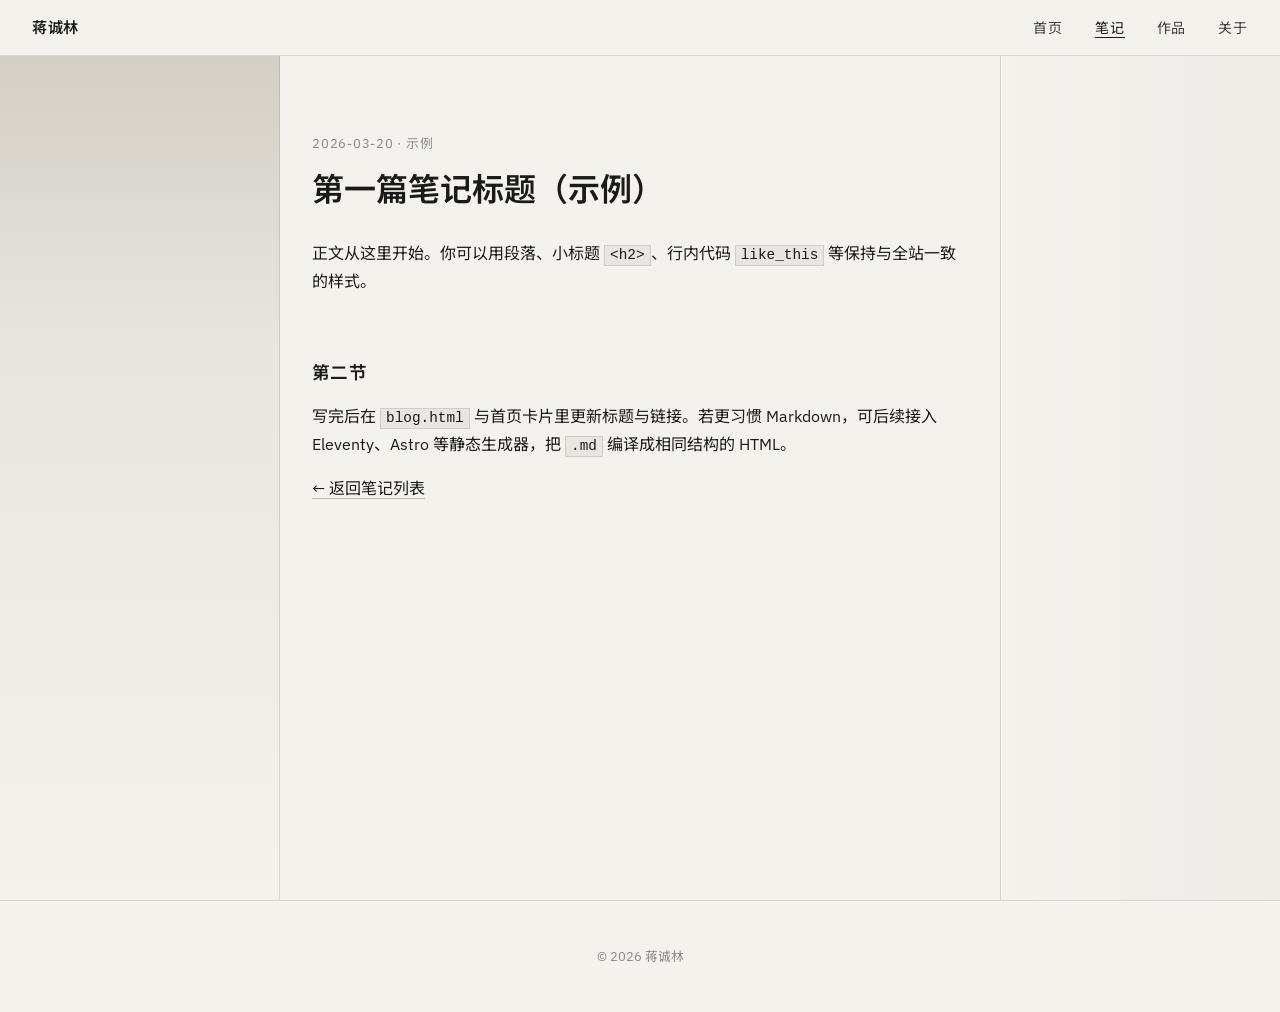
<file: posts/example.html>
<!DOCTYPE html>
<html lang="zh-CN">
  <head>
    <meta charset="utf-8" />
    <meta name="viewport" content="width=device-width, initial-scale=1" />
    <meta http-equiv="Cache-Control" content="no-cache, must-revalidate" />
    <meta http-equiv="Pragma" content="no-cache" />

    <meta name="description" content="示例文章" />
    <title>第一篇笔记标题（示例） · 蒋诚林</title>
    <link rel="preconnect" href="https://fonts.googleapis.com" />
    <link rel="preconnect" href="https://fonts.gstatic.com" crossorigin />
    <link
      href="https://fonts.googleapis.com/css2?family=IBM+Plex+Sans:wght@400;500;600&family=Noto+Sans+SC:wght@400;500;600&display=swap"
      rel="stylesheet"
    />
    <link rel="stylesheet" href="../css/style.css?v=3" />
  </head>
  <body>
    <a class="skip-link" href="#main">跳到正文</a>
    <header class="site-header">
      <a class="brand" href="../index.html">蒋诚林</a>
      <button
        type="button"
        class="nav-toggle"
        aria-expanded="false"
        aria-controls="site-nav"
      >
        菜单
      </button>
      <nav id="site-nav" class="nav" aria-label="主导航">
        <ul class="nav-list">
          <li><a href="../index.html">首页</a></li>
          <li><a href="../blog.html" aria-current="page">笔记</a></li>
          <li><a href="../work.html">作品</a></li>
          <li><a href="../about.html">关于</a></li>
        </ul>
      </nav>
    </header>

    <div class="layout">
      <div class="layout__slit" aria-hidden="true"></div>
      <main id="main" class="layout__main">
        <article class="article">
          <p class="article__meta">2026-03-20 · 示例</p>
          <h1 class="article__title">第一篇笔记标题（示例）</h1>
          <div class="article__body">
            <p>
              正文从这里开始。你可以用段落、小标题 <code>&lt;h2&gt;</code>、行内代码
              <code>like_this</code> 等保持与全站一致的样式。
            </p>
            <h2>第二节</h2>
            <p>
              写完后在 <code>blog.html</code> 与首页卡片里更新标题与链接。若更习惯
              Markdown，可后续接入 Eleventy、Astro 等静态生成器，把
              <code>.md</code> 编译成相同结构的 HTML。
            </p>
            <p>
              <a href="../blog.html">← 返回笔记列表</a>
            </p>
          </div>
        </article>
      </main>
      <div class="layout__rail" aria-hidden="true"></div>
    </div>

    <footer class="site-footer">
      <p>© <span id="y"></span> 蒋诚林</p>
    </footer>
    <script>
      document.getElementById("y").textContent = new Date().getFullYear();
    </script>
    <script src="../js/main.js?v=3" defer></script>
  </body>
</html>
</file>
<file: css/style.css>
/* 安藤式工业感：清水混凝土灰阶、几何分割、窄光缝、大留白 */

:root {
  --ink: #1a1a1a;
  --concrete-dark: #3d3d3d;
  --concrete-mid: #8a8a8a;
  --concrete-light: #c8c6c2;
  --mist: #e8e6e1;
  --paper: #f4f2ed;
  --slit: #d4cfc4;
  --accent: #2a2a2a;
  --font-sans: "IBM Plex Sans", "Noto Sans SC", "PingFang SC", "Microsoft YaHei", sans-serif;
  --font-display: "IBM Plex Sans", "Noto Sans SC", sans-serif;
  --space-xs: 0.5rem;
  --space-sm: 1rem;
  --space-md: 2rem;
  --space-lg: 4rem;
  --space-xl: 6rem;
  --line: 1px solid rgba(26, 26, 26, 0.12);
}

*,
*::before,
*::after {
  box-sizing: border-box;
}

html {
  scroll-behavior: smooth;
}

body {
  margin: 0;
  font-family: var(--font-sans);
  font-size: 1rem;
  line-height: 1.65;
  color: var(--ink);
  background: var(--paper);
  -webkit-font-smoothing: antialiased;
}

a {
  color: var(--ink);
  text-decoration: none;
  border-bottom: 1px solid rgba(26, 26, 26, 0.25);
  transition: border-color 0.2s ease, color 0.2s ease;
}

a:hover {
  border-bottom-color: var(--ink);
}

.skip-link {
  position: absolute;
  left: -9999px;
  z-index: 999;
  padding: var(--space-sm);
  background: var(--paper);
}

.skip-link:focus {
  left: var(--space-sm);
  top: var(--space-sm);
}

/* 顶栏：薄钢板感 */
.site-header {
  position: sticky;
  top: 0;
  z-index: 100;
  display: flex;
  align-items: center;
  justify-content: space-between;
  gap: var(--space-md);
  min-height: 3.5rem;
  padding: 0 var(--space-md);
  background: rgba(244, 242, 237, 0.92);
  backdrop-filter: blur(8px);
  border-bottom: var(--line);
}

.brand {
  font-family: var(--font-display);
  font-weight: 600;
  letter-spacing: 0.04em;
  font-size: 0.95rem;
  border-bottom: none;
}

.brand:hover {
  color: var(--concrete-dark);
}

.nav-toggle {
  display: none;
  background: none;
  border: var(--line);
  padding: 0.4rem 0.65rem;
  font: inherit;
  cursor: pointer;
  color: var(--ink);
}

.nav-list {
  display: flex;
  flex-wrap: wrap;
  gap: var(--space-md);
  list-style: none;
  margin: 0;
  padding: 0;
}

.nav-list a {
  font-size: 0.875rem;
  letter-spacing: 0.06em;
  text-transform: uppercase;
  border-bottom: none;
  color: var(--concrete-dark);
}

.nav-list a:hover,
.nav-list a[aria-current="page"] {
  color: var(--ink);
  border-bottom: 1px solid var(--ink);
}

/* 主布局：侧光缝 + 内容区 */
.layout {
  display: grid;
  grid-template-columns: minmax(0, 1fr) min(72ch, 100%) minmax(0, 1fr);
  min-height: calc(100vh - 3.5rem);
}

.layout__slit {
  grid-column: 1;
  background: linear-gradient(
    180deg,
    var(--slit) 0%,
    var(--mist) 35%,
    var(--paper) 100%
  );
  border-right: var(--line);
  min-height: 100%;
}

.layout__main {
  grid-column: 2;
  padding: var(--space-lg) var(--space-md) var(--space-xl);
  max-width: 100%;
}

.layout__rail {
  grid-column: 3;
  border-left: var(--line);
  background: linear-gradient(90deg, transparent, rgba(200, 198, 194, 0.15));
}

@media (max-width: 900px) {
  .layout {
    grid-template-columns: 8px 1fr;
  }

  .layout__slit {
    grid-column: 1;
    width: 8px;
  }

  .layout__main {
    grid-column: 2;
  }

  .layout__rail {
    display: none;
  }
}

/* Hero */
.hero {
  padding-bottom: var(--space-lg);
  border-bottom: var(--line);
  margin-bottom: var(--space-lg);
}

.hero__label {
  font-size: 0.75rem;
  letter-spacing: 0.2em;
  text-transform: uppercase;
  color: var(--concrete-mid);
  margin: 0 0 var(--space-sm);
}

.hero__title {
  font-family: var(--font-display);
  font-weight: 500;
  font-size: clamp(1.75rem, 4vw, 2.75rem);
  line-height: 1.15;
  letter-spacing: -0.02em;
  margin: 0 0 var(--space-md);
  max-width: 18ch;
}

.hero__lead {
  margin: 0;
  max-width: 42ch;
  color: var(--concrete-dark);
  font-size: 1.05rem;
}

/* 区块标题 */
.section {
  margin-bottom: var(--space-xl);
}

.section__head {
  display: flex;
  align-items: baseline;
  justify-content: space-between;
  gap: var(--space-sm);
  flex-wrap: wrap;
  margin-bottom: var(--space-md);
  padding-bottom: var(--space-sm);
  border-bottom: var(--line);
}

.section__title {
  font-family: var(--font-display);
  font-size: 0.8rem;
  font-weight: 600;
  letter-spacing: 0.14em;
  text-transform: uppercase;
  margin: 0;
  color: var(--concrete-mid);
}

.section__more {
  font-size: 0.8rem;
  letter-spacing: 0.08em;
  text-transform: uppercase;
  border-bottom: 1px solid transparent;
}

.section__more:hover {
  border-bottom-color: var(--ink);
}

/* 卡片列表：混凝土板 */
.card-grid {
  display: grid;
  gap: var(--space-md);
}

@media (min-width: 640px) {
  .card-grid--2 {
    grid-template-columns: repeat(2, 1fr);
  }
}

.card {
  border: var(--line);
  padding: var(--space-md);
  background: rgba(255, 255, 255, 0.35);
  transition: box-shadow 0.25s ease, transform 0.25s ease;
}

.card:hover {
  box-shadow: 0 12px 40px rgba(26, 26, 26, 0.06);
  transform: translateY(-2px);
}

.card__meta {
  font-size: 0.75rem;
  letter-spacing: 0.06em;
  text-transform: uppercase;
  color: var(--concrete-mid);
  margin: 0 0 var(--space-xs);
}

.card__title {
  font-family: var(--font-display);
  font-size: 1.15rem;
  font-weight: 600;
  margin: 0 0 var(--space-xs);
  line-height: 1.3;
}

.card__title a {
  border-bottom: none;
}

.card__title a:hover {
  border-bottom: 1px solid var(--ink);
}

.card__excerpt {
  margin: 0;
  font-size: 0.95rem;
  color: var(--concrete-dark);
}

/* 关于条 */
.about-strip {
  display: grid;
  gap: var(--space-md);
  padding: var(--space-md);
  border: var(--line);
  background: linear-gradient(135deg, var(--mist) 0%, var(--paper) 60%);
}

@media (min-width: 700px) {
  .about-strip {
    grid-template-columns: 1fr 2fr;
    align-items: start;
  }
}

.about-strip__tag {
  font-size: 0.7rem;
  letter-spacing: 0.18em;
  text-transform: uppercase;
  color: var(--concrete-mid);
  margin: 0;
}

.about-strip__text {
  margin: 0;
  font-size: 0.98rem;
}

/* 页脚 */
.site-footer {
  margin-top: auto;
  padding: var(--space-md);
  border-top: var(--line);
  font-size: 0.8rem;
  color: var(--concrete-mid);
  text-align: center;
}

/* 文章页 */
.article {
  max-width: 65ch;
}

.article__meta {
  font-size: 0.8rem;
  letter-spacing: 0.06em;
  color: var(--concrete-mid);
  margin-bottom: var(--space-sm);
}

.article__title {
  font-family: var(--font-display);
  font-size: clamp(1.5rem, 3vw, 2rem);
  font-weight: 600;
  margin: 0 0 var(--space-md);
  line-height: 1.2;
}

.article__body h2 {
  font-size: 1.1rem;
  font-weight: 600;
  margin: var(--space-lg) 0 var(--space-sm);
  letter-spacing: 0.02em;
}

.article__body p {
  margin: 0 0 var(--space-sm);
}

.article__body code {
  font-size: 0.9em;
  padding: 0.1em 0.35em;
  background: var(--mist);
  border: var(--line);
}

/* 作品网格 */
.work-grid {
  display: grid;
  gap: var(--space-md);
}

@media (min-width: 600px) {
  .work-grid {
    grid-template-columns: repeat(2, 1fr);
  }
}

.work-tile {
  aspect-ratio: 4 / 3;
  border: var(--line);
  background: var(--mist);
  display: flex;
  align-items: flex-end;
  padding: var(--space-md);
  position: relative;
  overflow: hidden;
}

.work-tile::before {
  content: "";
  position: absolute;
  inset: 0;
  background: linear-gradient(160deg, transparent 40%, rgba(26, 26, 26, 0.08));
  pointer-events: none;
}

.work-tile__label {
  position: relative;
  font-size: 0.75rem;
  letter-spacing: 0.1em;
  text-transform: uppercase;
  color: var(--concrete-dark);
}

.work-tile__name {
  position: relative;
  margin: 0.25rem 0 0;
  font-family: var(--font-display);
  font-size: 1.1rem;
  font-weight: 600;
}

/* 移动端导航 */
@media (max-width: 720px) {
  .nav-toggle {
    display: block;
  }

  .nav {
    position: absolute;
    top: 100%;
    left: 0;
    right: 0;
    background: rgba(244, 242, 237, 0.98);
    border-bottom: var(--line);
    padding: var(--space-md);
    display: none;
  }

  .nav.is-open {
    display: block;
  }

  .nav-list {
    flex-direction: column;
    gap: var(--space-sm);
  }

  .site-header {
    flex-wrap: wrap;
    position: relative;
  }
}
</file>
